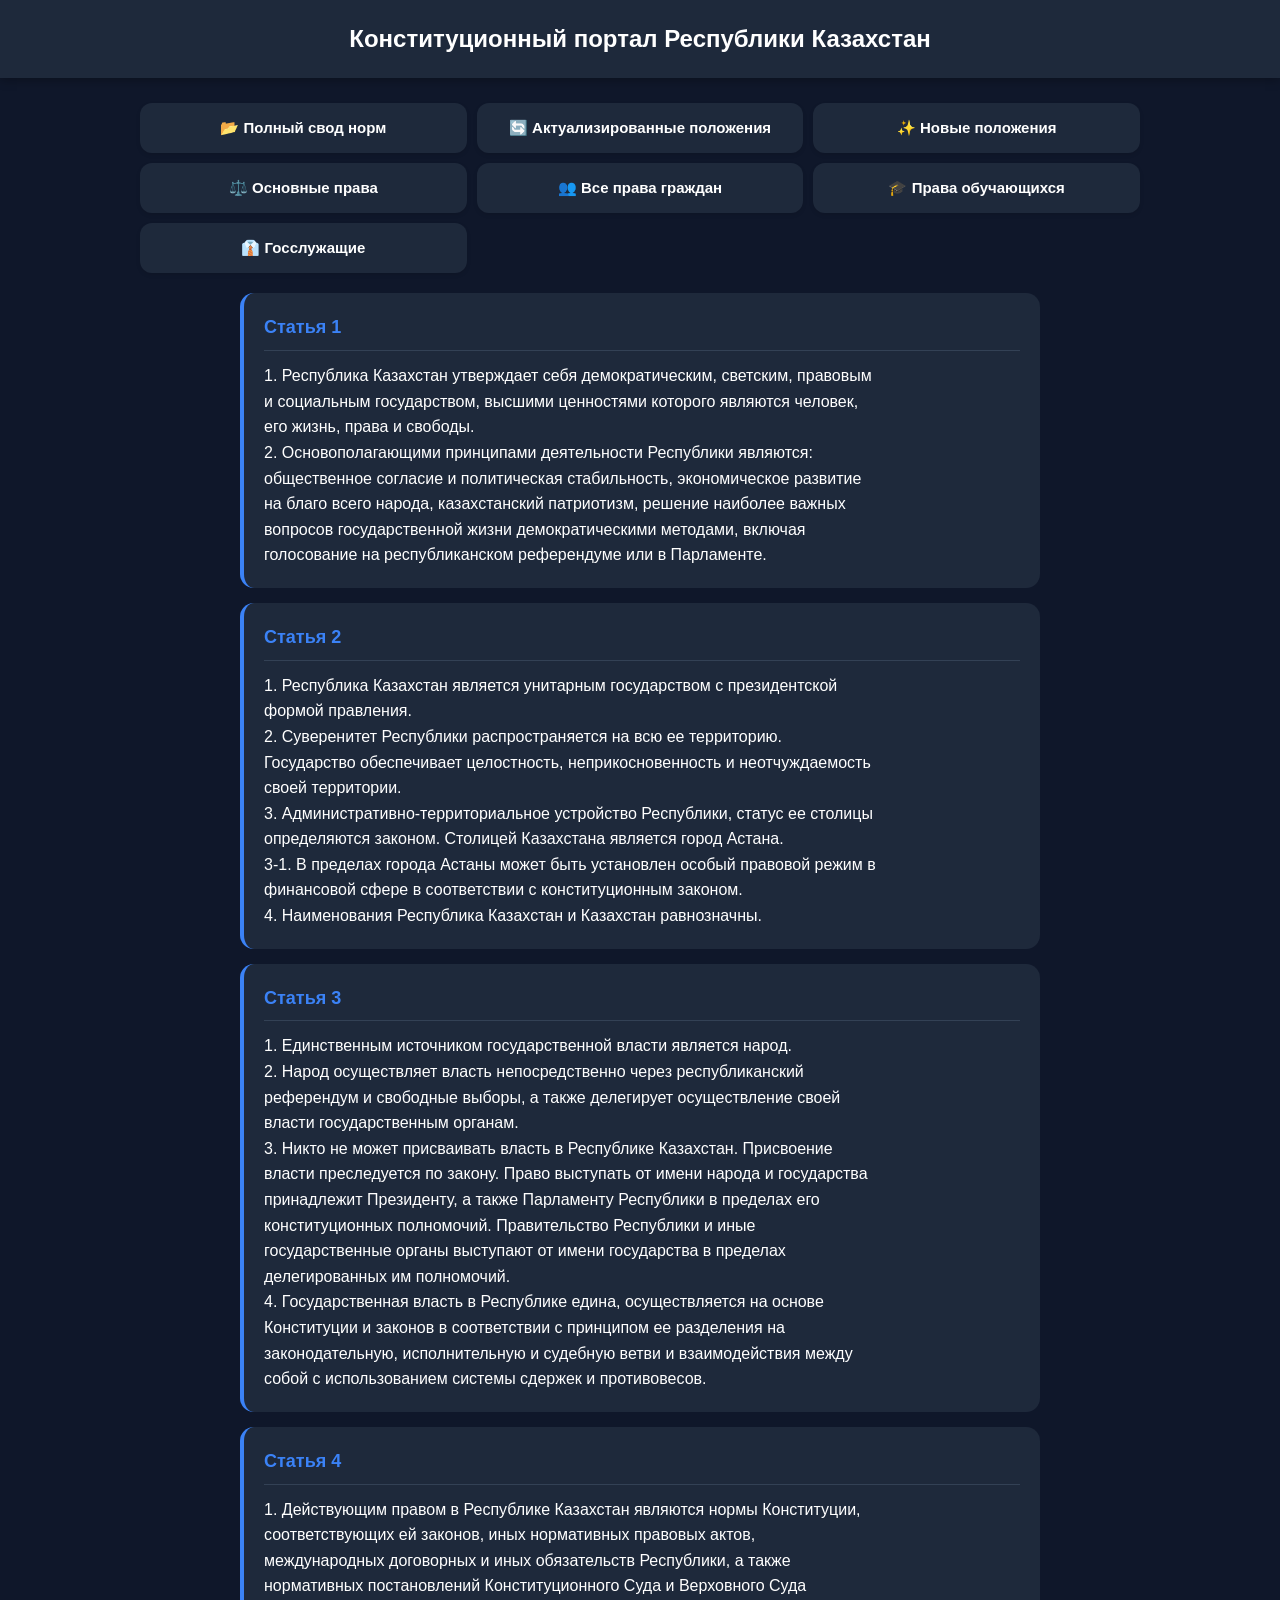
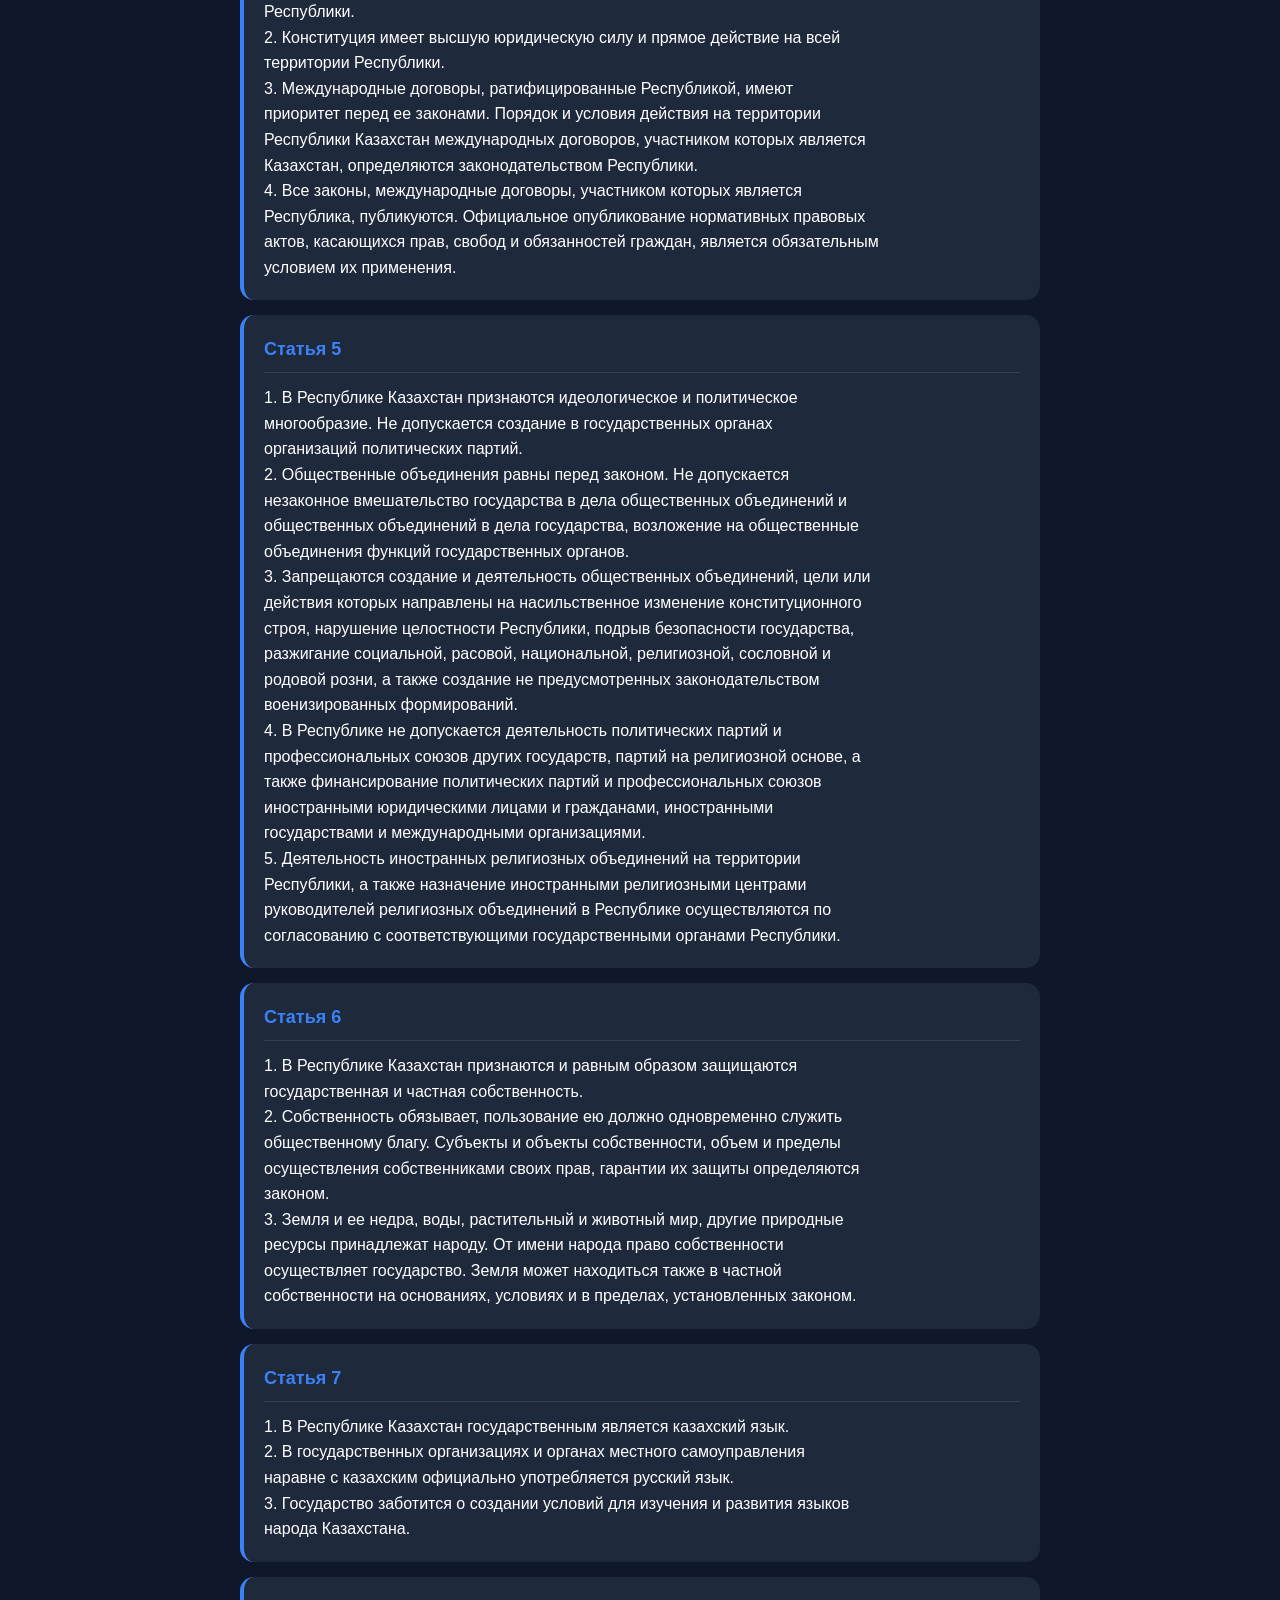
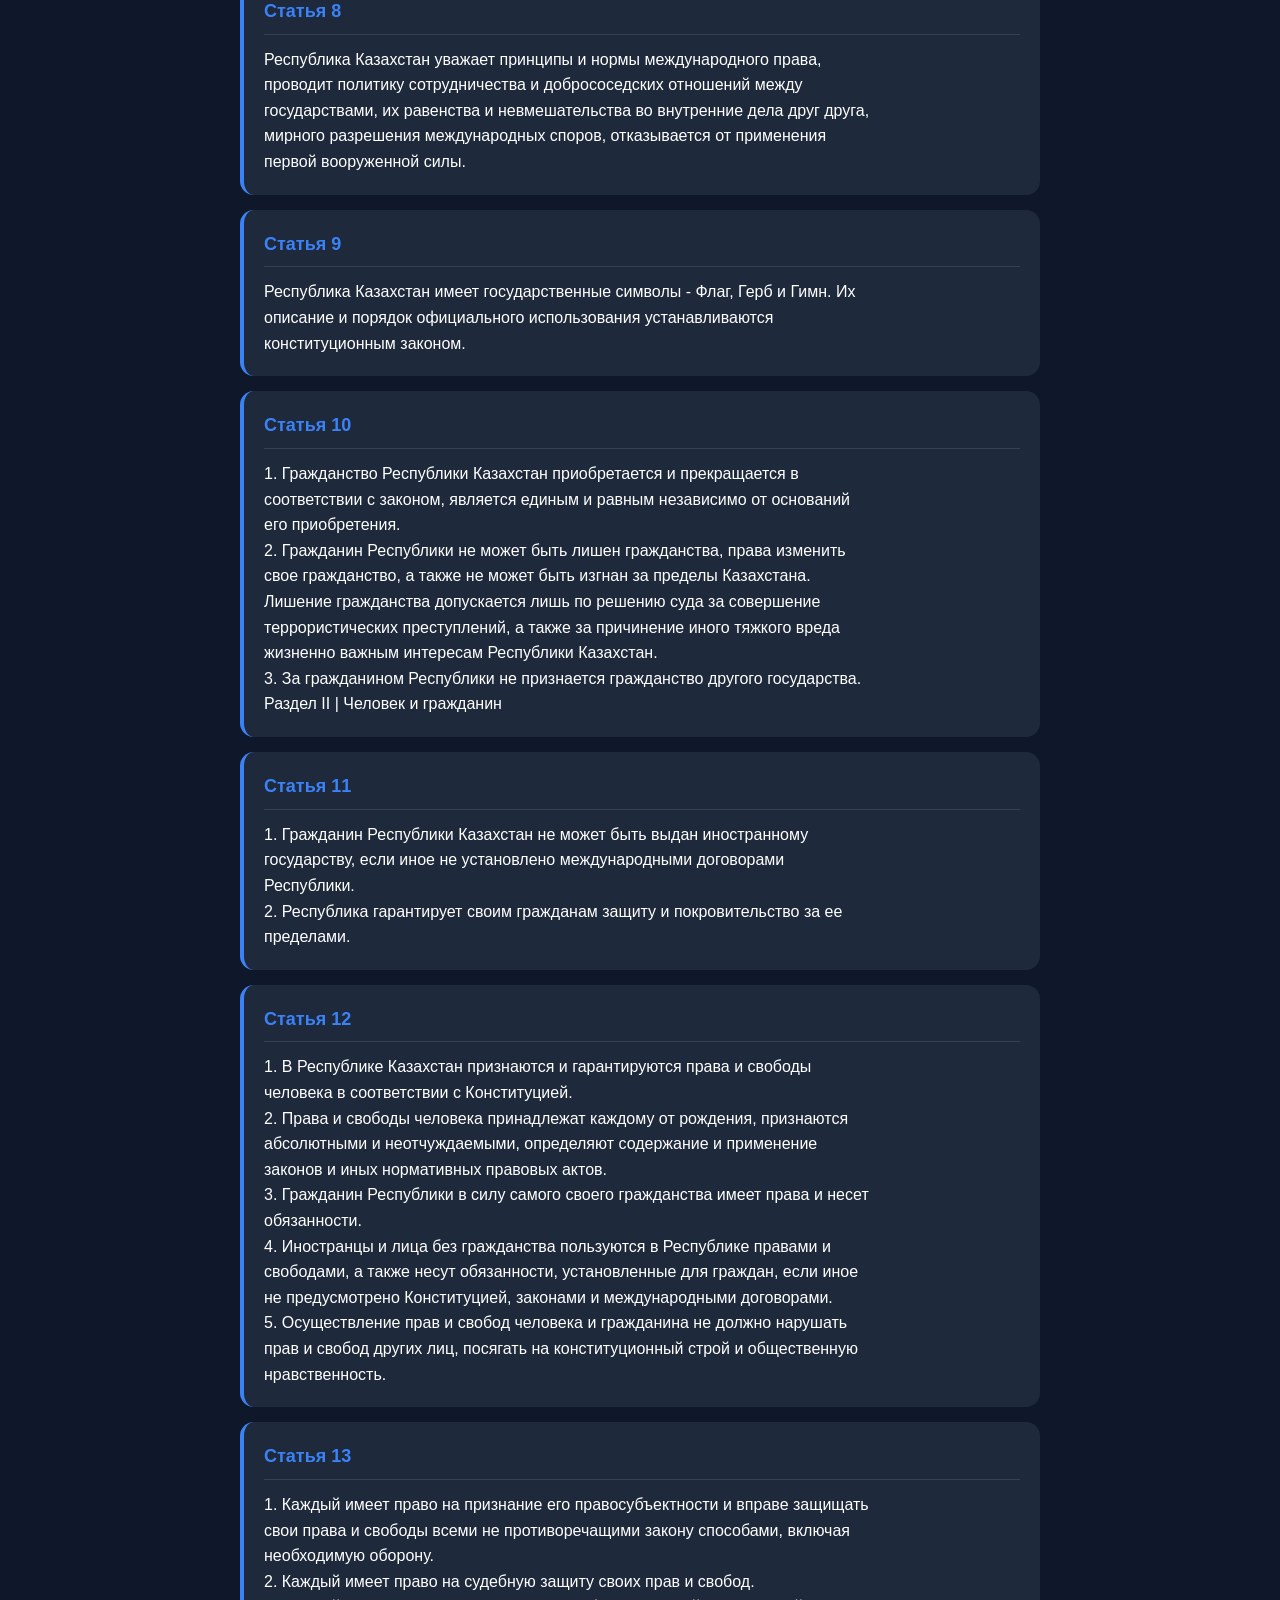
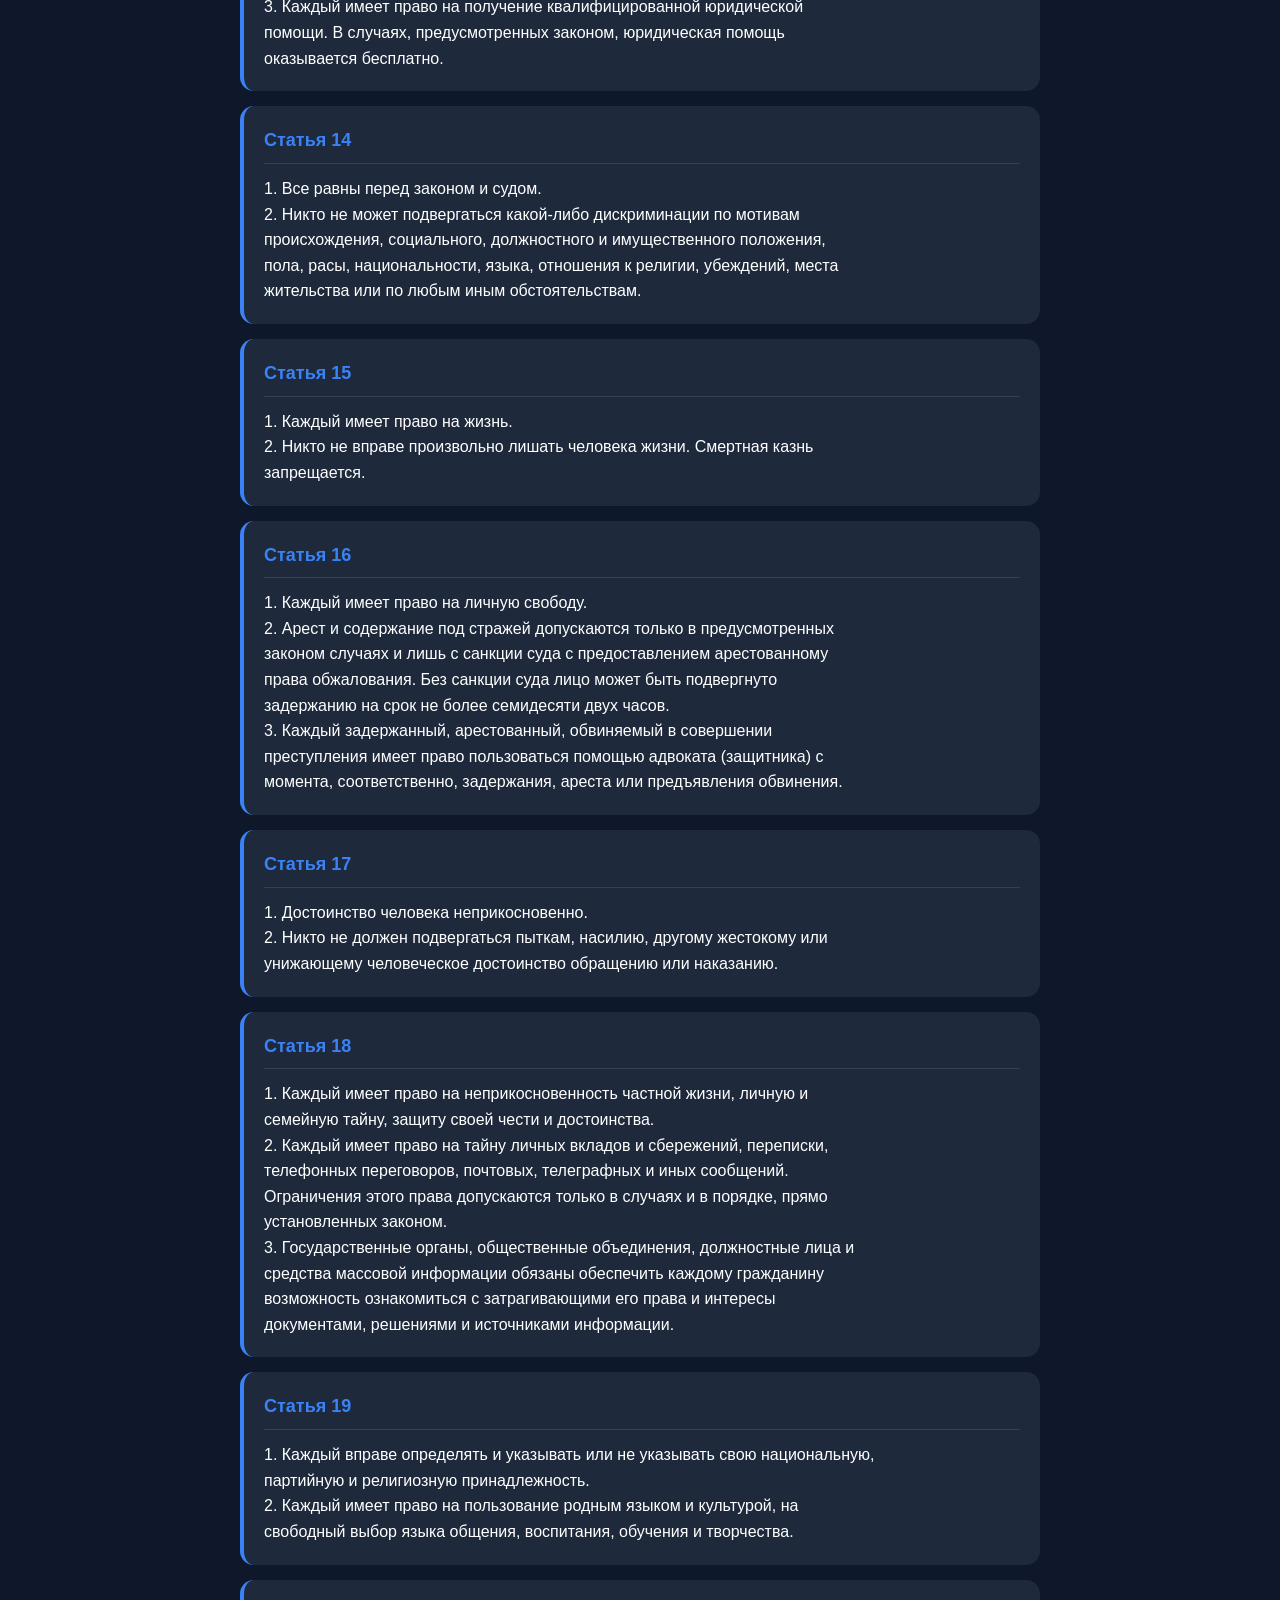
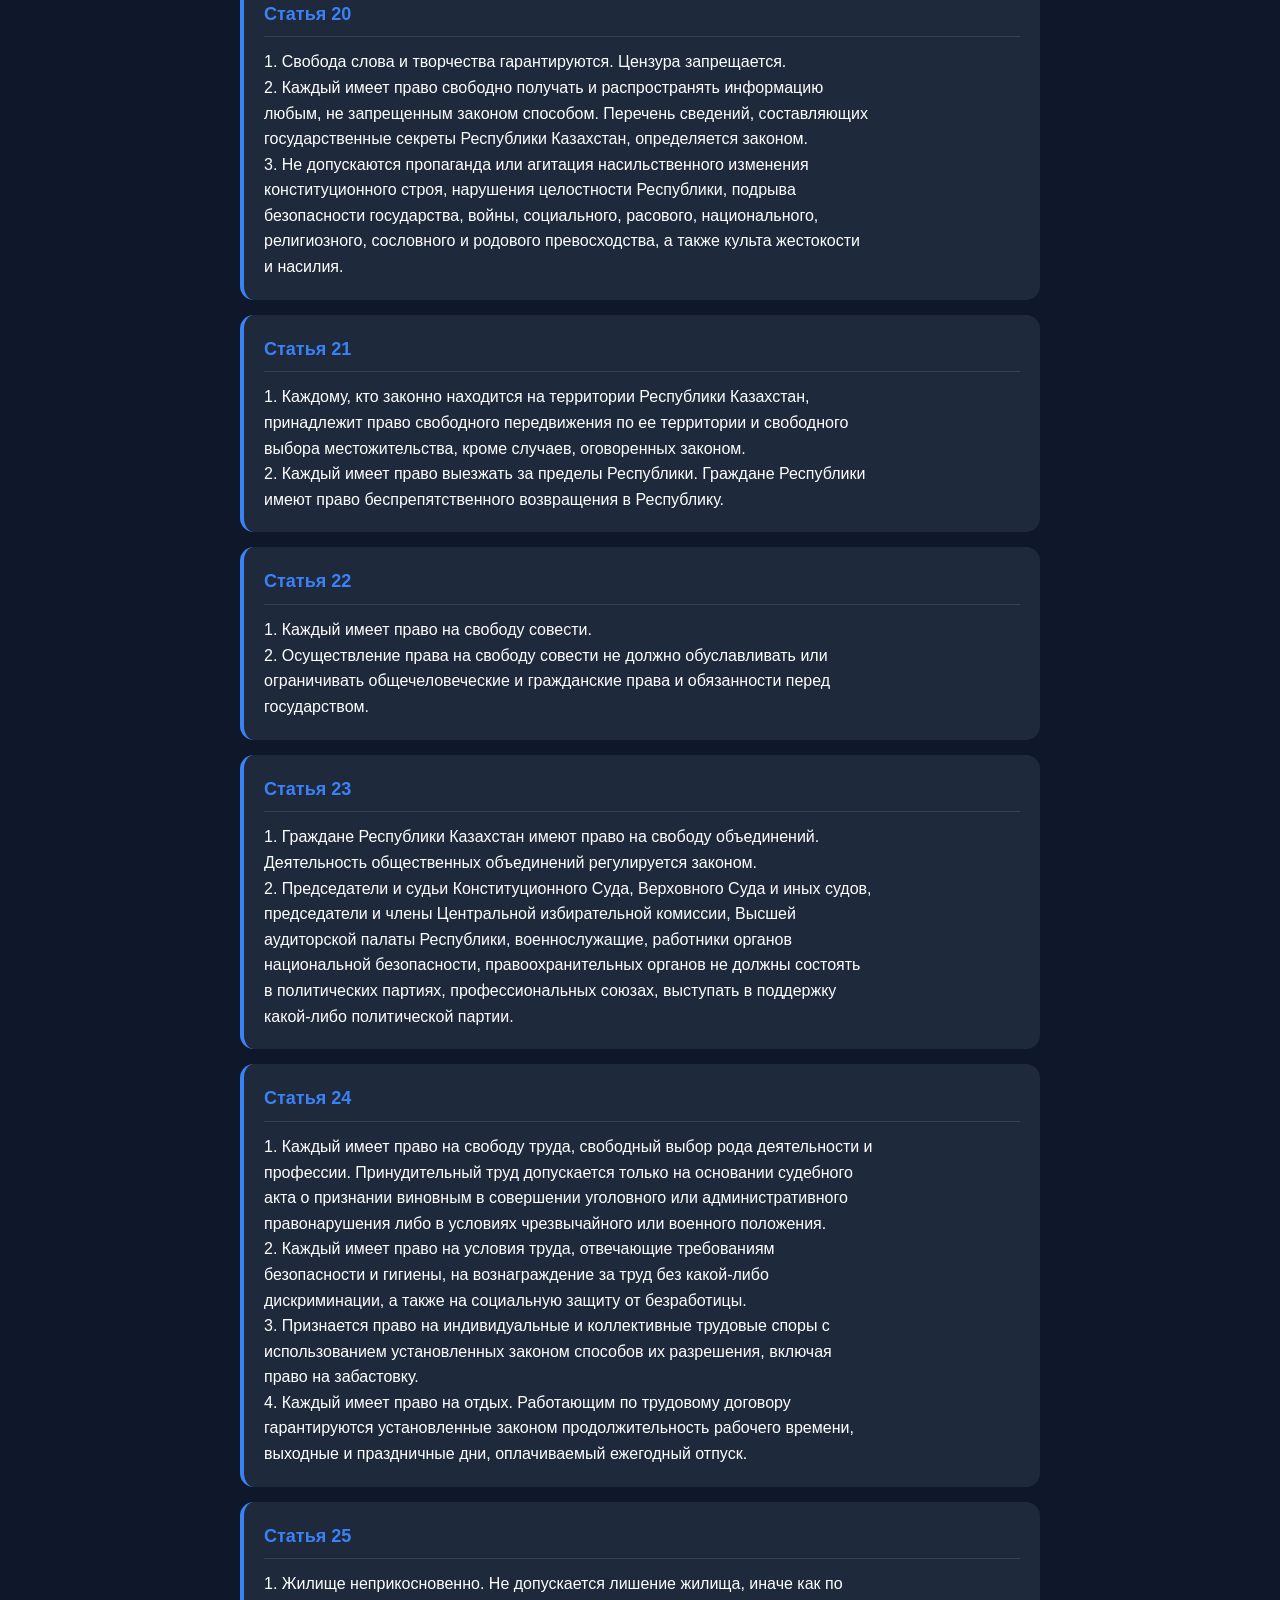
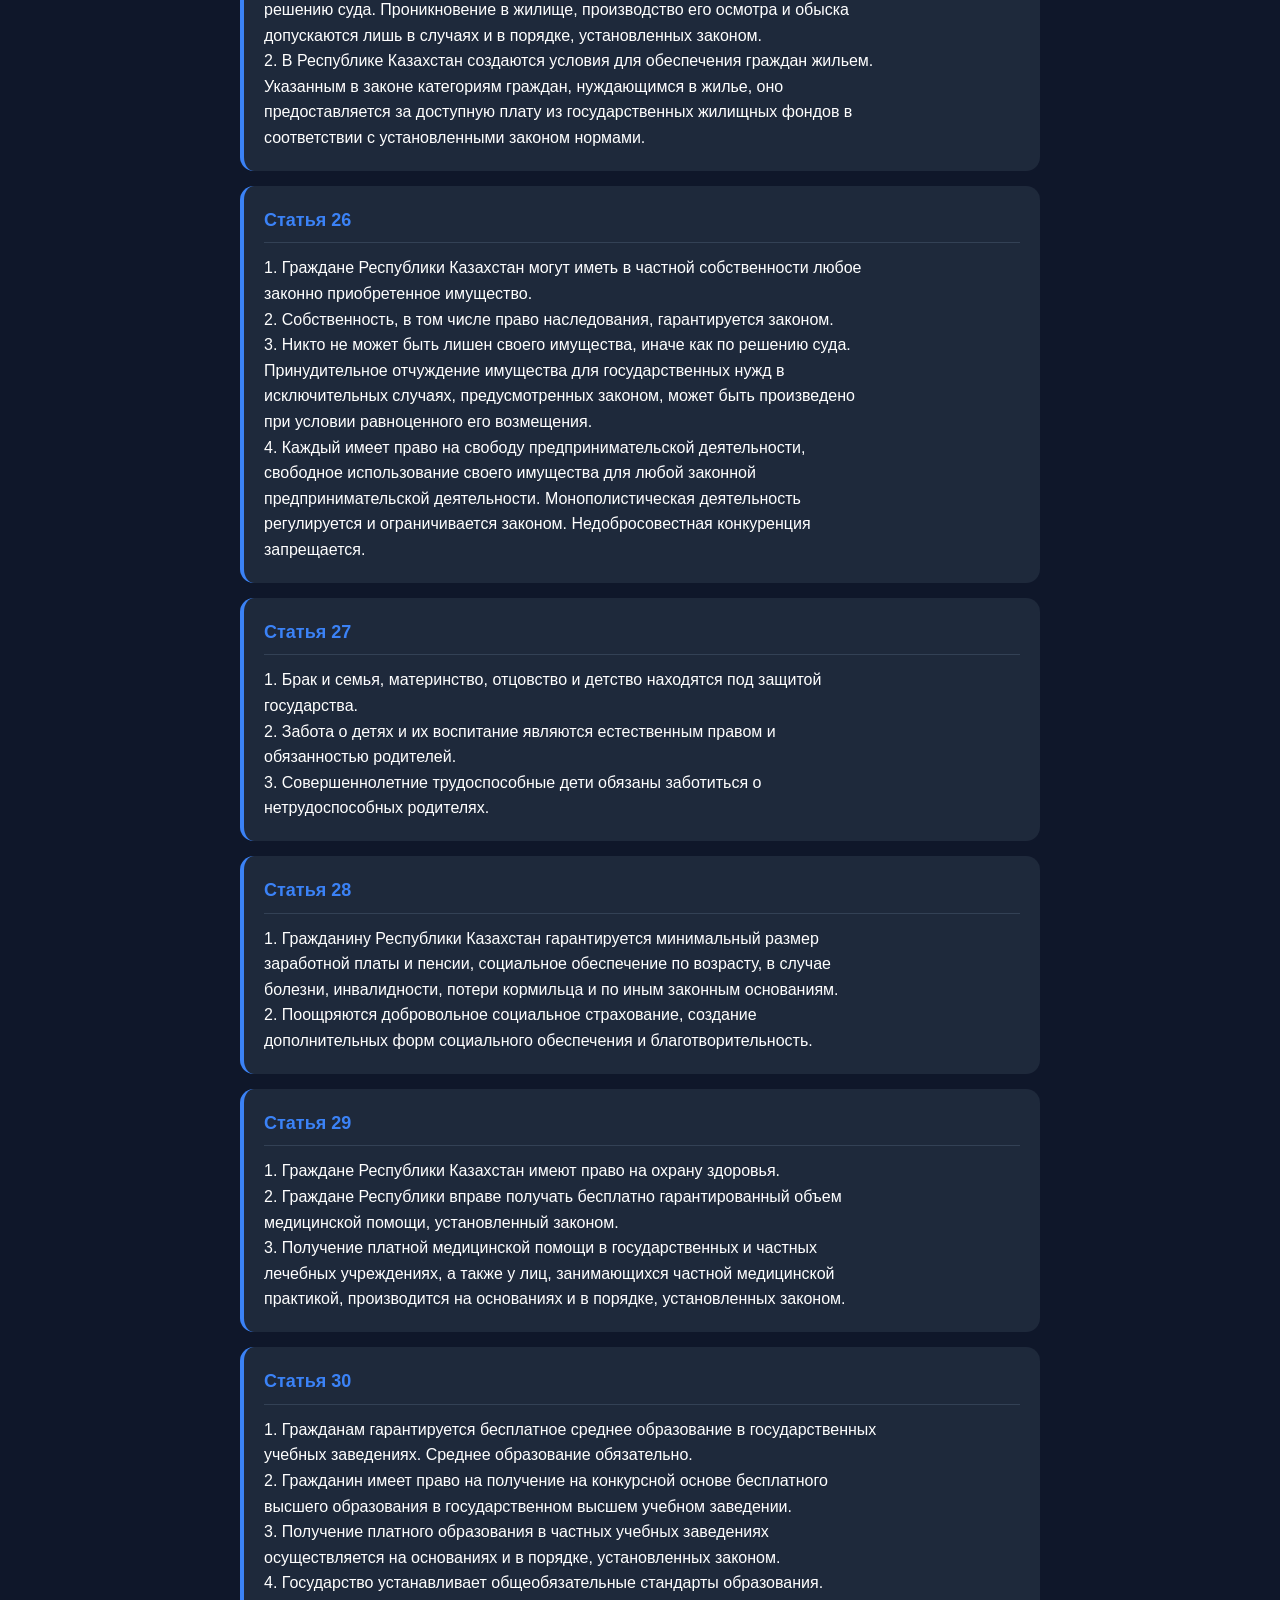
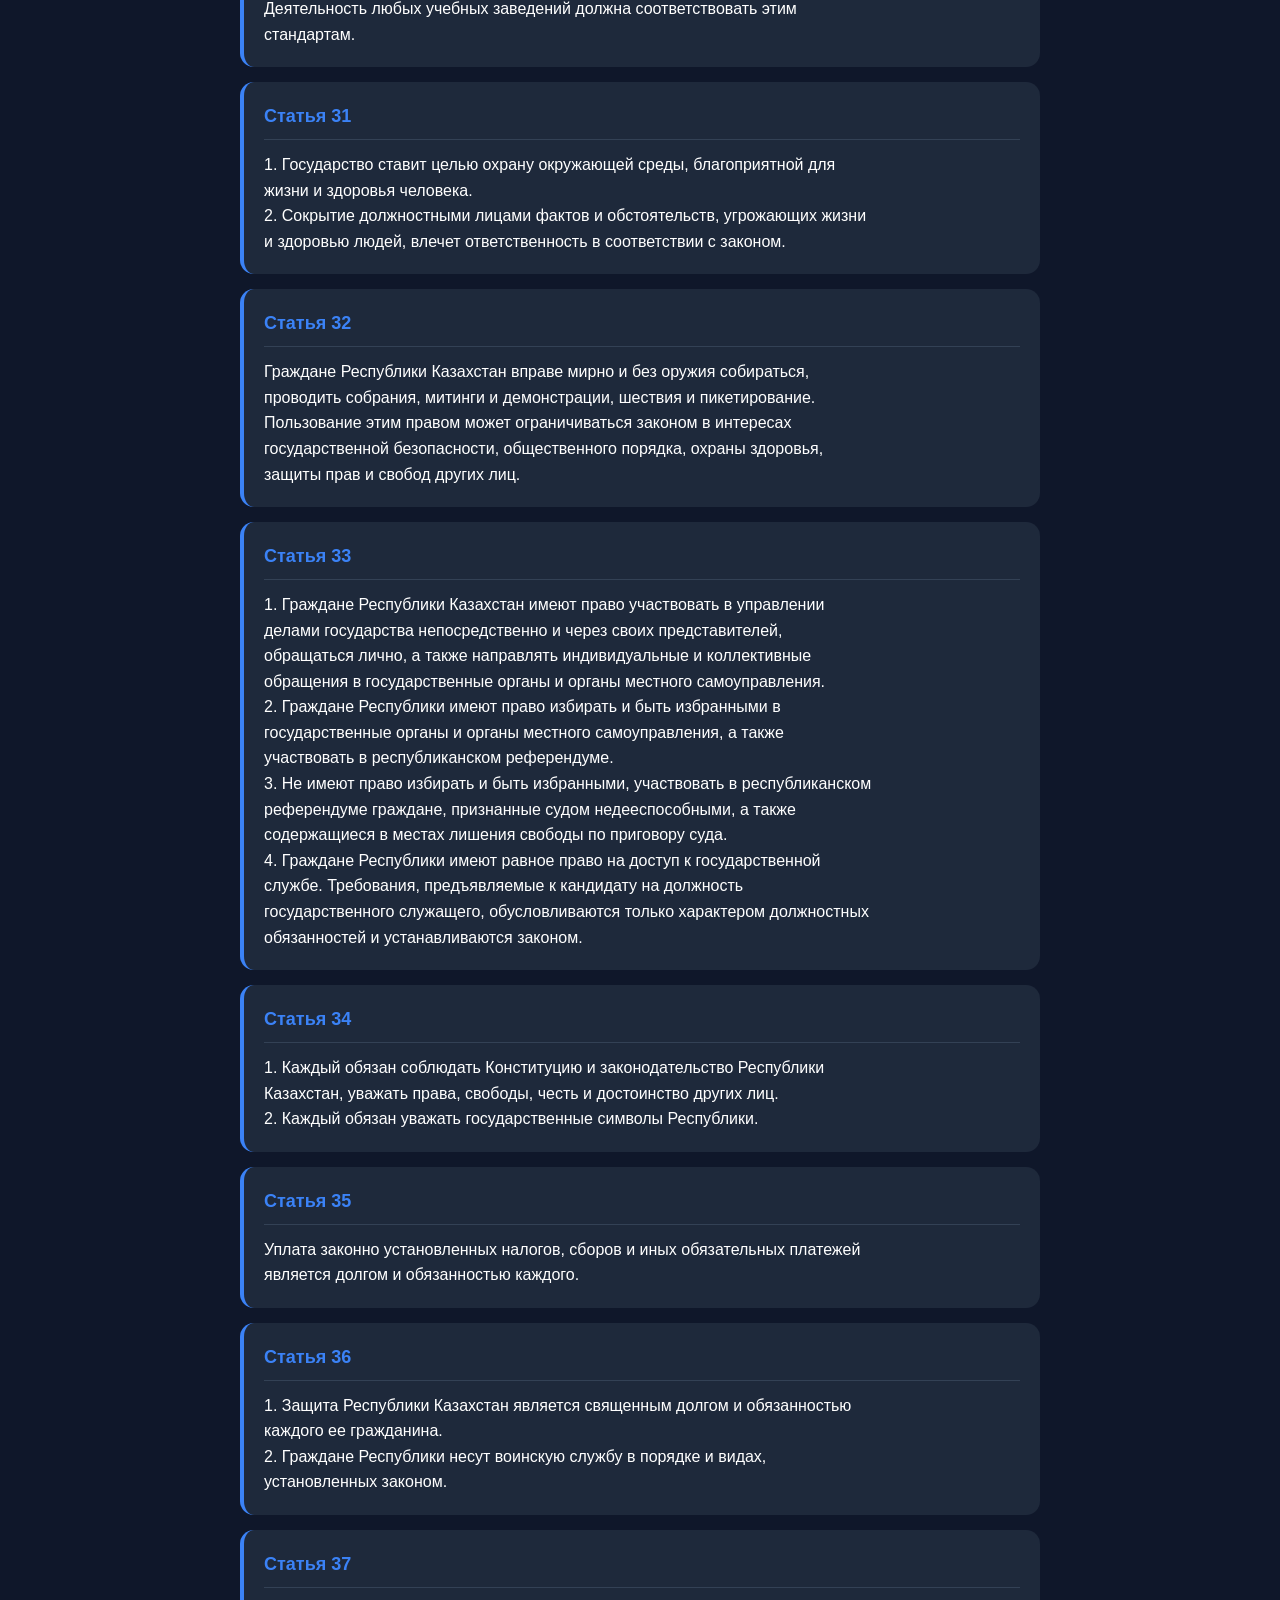
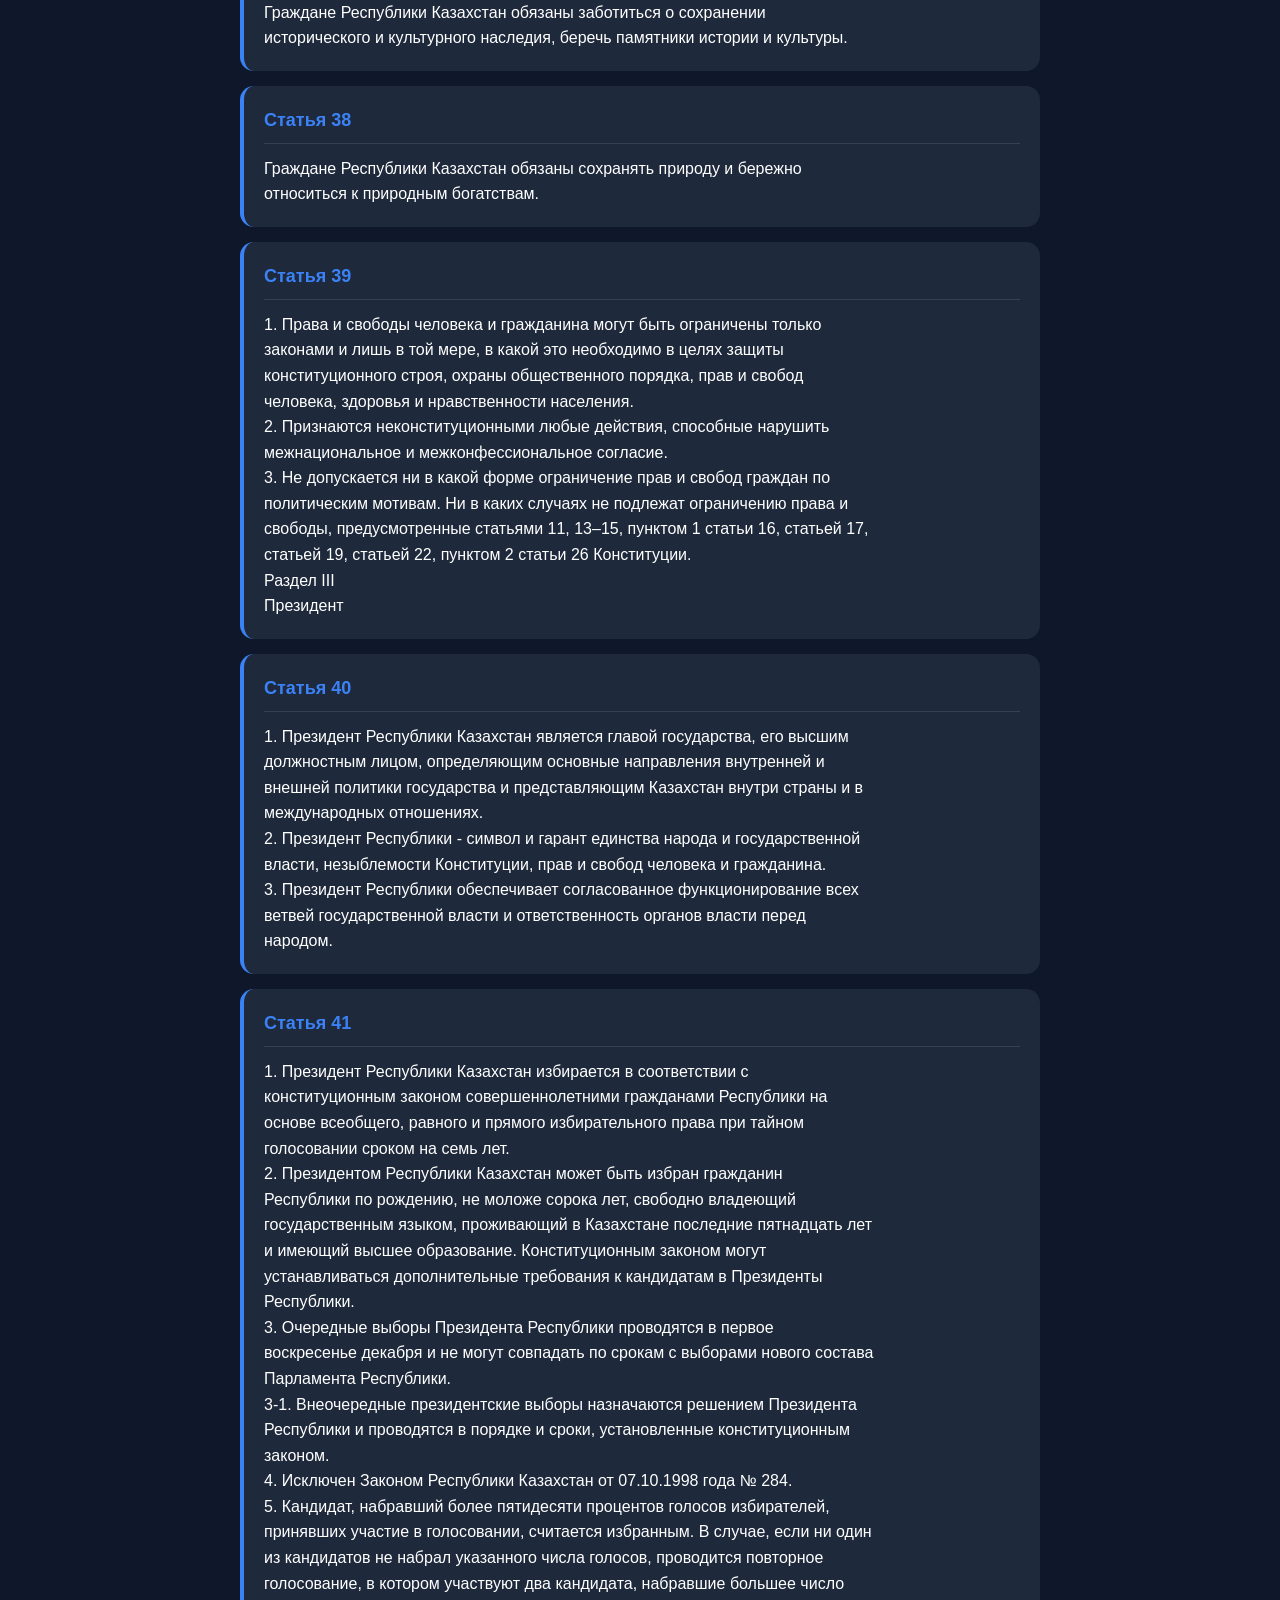
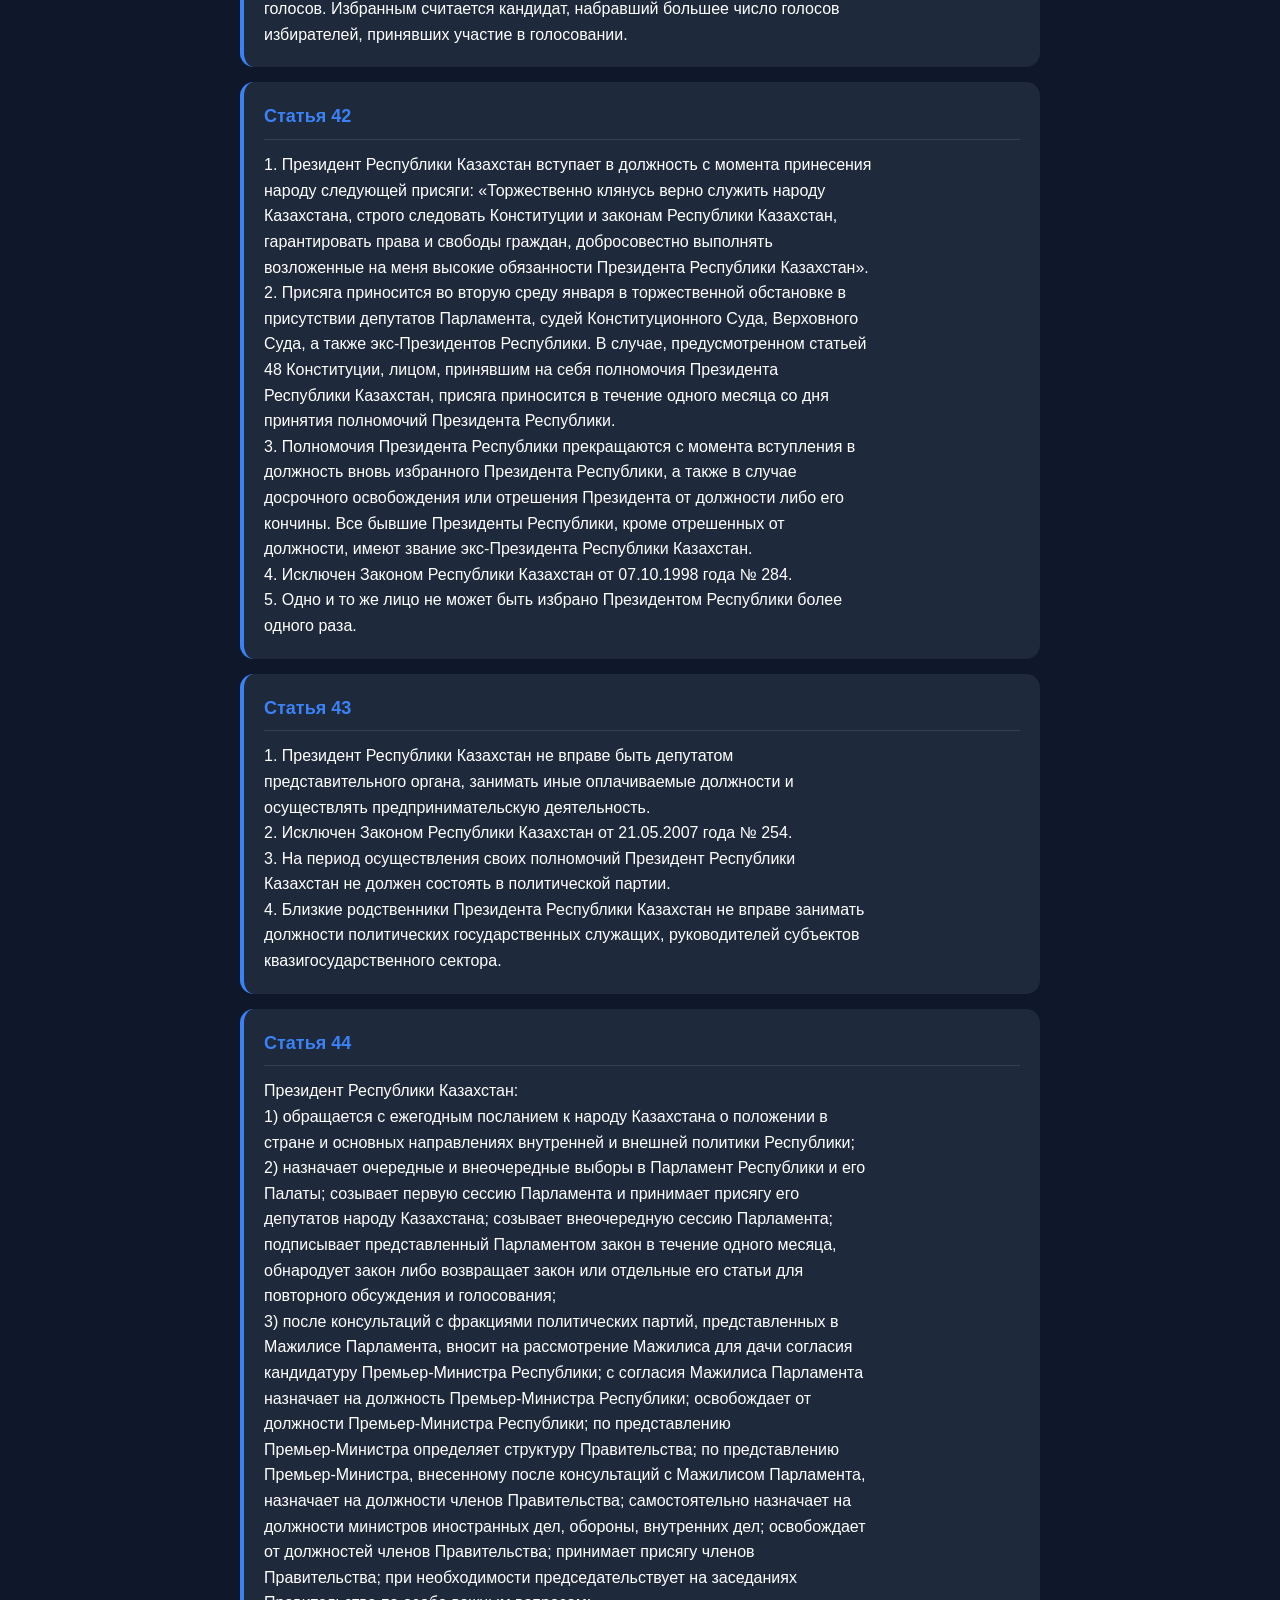
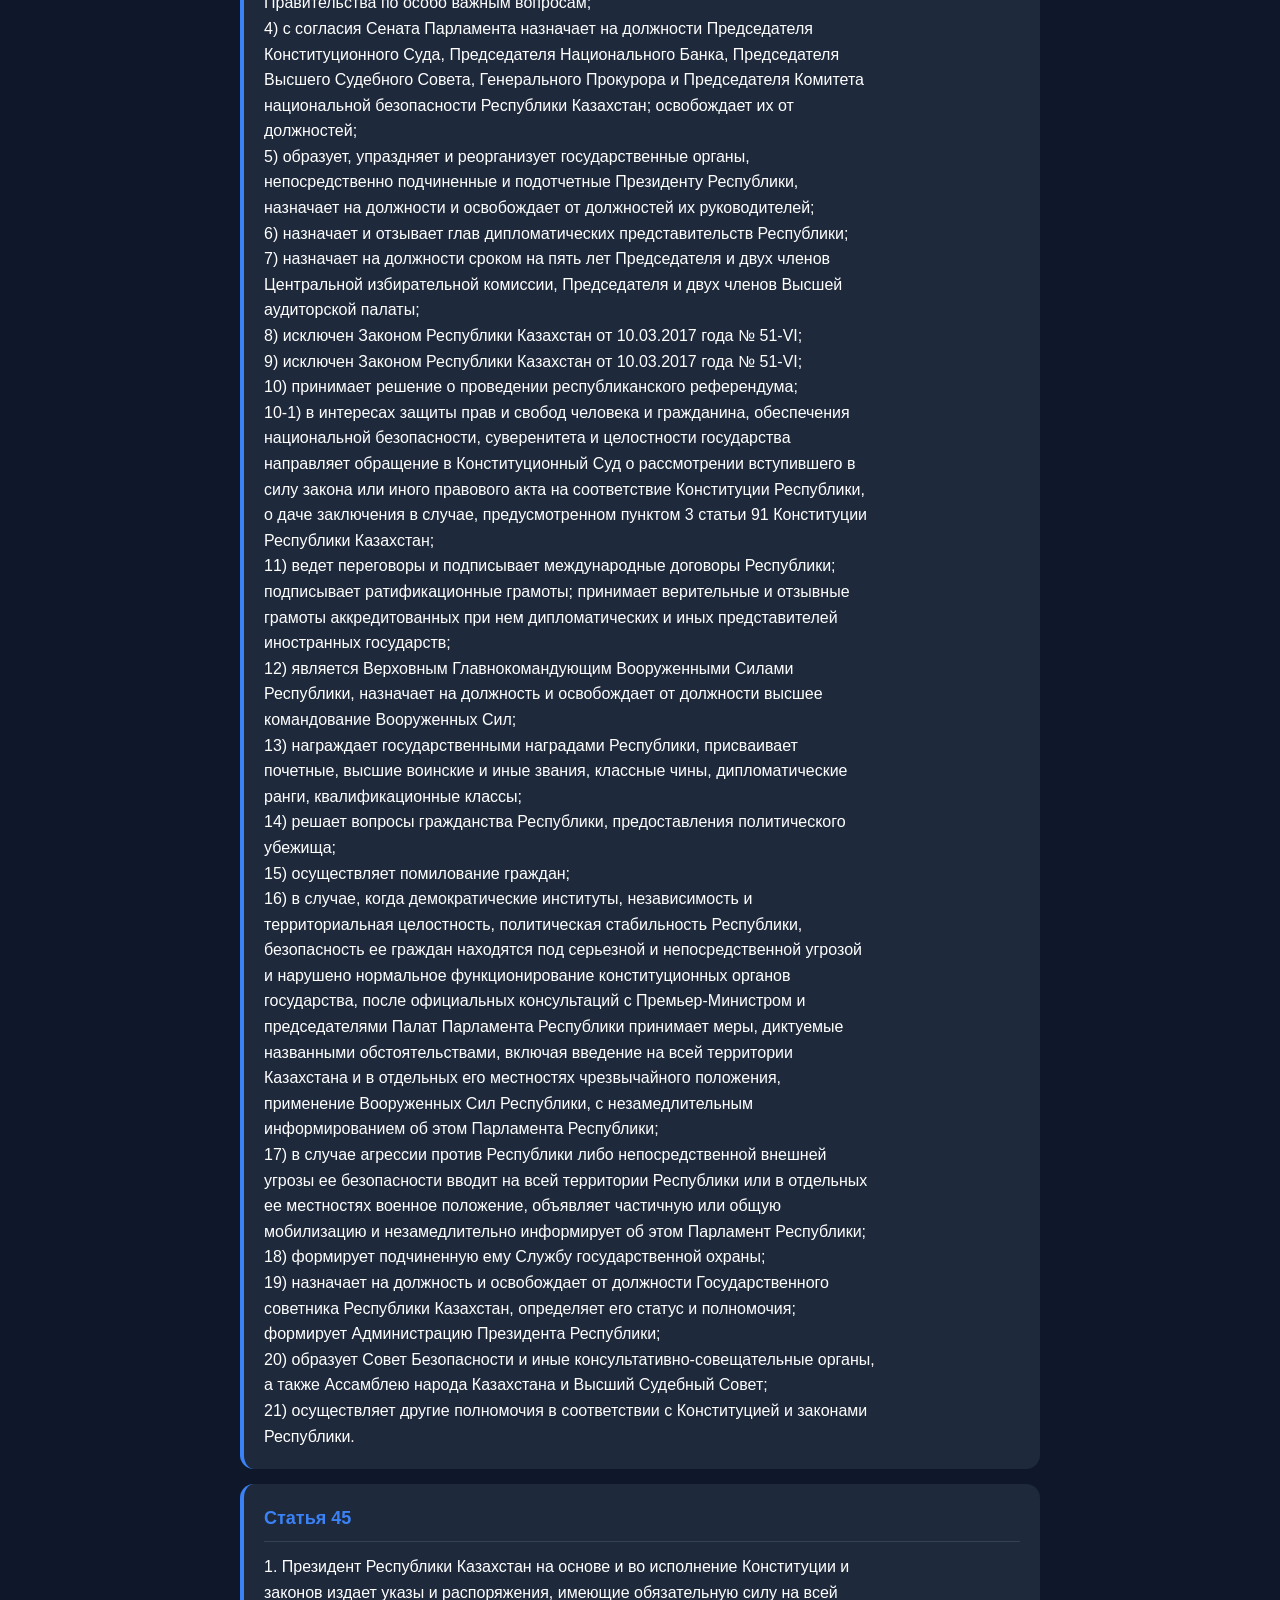
<file: index.html>
<!DOCTYPE html>
<html lang="ru">
<head>
    <meta charset="UTF-8">
    <meta name="viewport" content="width=device-width, initial-scale=1.0">
    <title>Конституционный портал РК</title>
    <link rel="stylesheet" href="main.css">
</head>
<body>

    <header>
        <h1>Конституционный портал Республики Казахстан</h1>
    </header>

    <nav class="menu">
        <button onclick="showAll()">📂 Полный свод норм</button>
        <button onclick="showUpdated()">🔄 Актуализированные положения</button>
        <button onclick="showNew()">✨ Новые положения</button>
        <button onclick="showRights()">⚖️ Основные права</button>
        <button onclick="showCitizens()">👥 Все права граждан</button>
        <button onclick="showStudents()">🎓 Права обучающихся</button>
        <button onclick="showGov()">👔 Госслужащие</button>
    </nav>

    <main id="content"></main>

    <button id="toTop" onclick="scrollTopNow()">↑</button>
    
    <script>
        window.onscroll = function() {
            const btn = document.getElementById("toTop");
            if (document.body.scrollTop > 300 || document.documentElement.scrollTop > 300) {
                btn.style.display = "block";
            } else {
                btn.style.display = "none";
            }
        };

        function scrollTopNow() {
            window.scrollTo({ top: 0, behavior: 'smooth' });
        }
        const FULL_TEXT = `
Раздел I
Статья 1
1. Республика Казахстан утверждает себя демократическим, светским, правовым
и социальным государством, высшими ценностями которого являются человек,
его жизнь, права и свободы.
2. Основополагающими принципами деятельности Республики являются:
общественное согласие и политическая стабильность, экономическое развитие
на благо всего народа, казахстанский патриотизм, решение наиболее важных
вопросов государственной жизни демократическими методами, включая
голосование на республиканском референдуме или в Парламенте.
Статья 2
1. Республика Казахстан является унитарным государством с президентской
формой правления.
2. Суверенитет Республики распространяется на всю ее территорию.
Государство обеспечивает целостность, неприкосновенность и неотчуждаемость
своей территории.
3. Административно-территориальное устройство Республики, статус ее столицы
определяются законом. Столицей Казахстана является город Астана.
3-1. В пределах города Астаны может быть установлен особый правовой режим в
финансовой сфере в соответствии с конституционным законом.
4. Наименования Республика Казахстан и Казахстан равнозначны.
Статья 3
1. Единственным источником государственной власти является народ.
2. Народ осуществляет власть непосредственно через республиканский
референдум и свободные выборы, а также делегирует осуществление своей
власти государственным органам.
3. Никто не может присваивать власть в Республике Казахстан. Присвоение
власти преследуется по закону. Право выступать от имени народа и государства
принадлежит Президенту, а также Парламенту Республики в пределах его
конституционных полномочий. Правительство Республики и иные
государственные органы выступают от имени государства в пределах
делегированных им полномочий.
4. Государственная власть в Республике едина, осуществляется на основе
Конституции и законов в соответствии с принципом ее разделения на
законодательную, исполнительную и судебную ветви и взаимодействия между
собой с использованием системы сдержек и противовесов.
Статья 4
1. Действующим правом в Республике Казахстан являются нормы Конституции,
соответствующих ей законов, иных нормативных правовых актов,
международных договорных и иных обязательств Республики, а также
нормативных постановлений Конституционного Суда и Верховного Суда
Республики.
2. Конституция имеет высшую юридическую силу и прямое действие на всей
территории Республики.
3. Международные договоры, ратифицированные Республикой, имеют
приоритет перед ее законами. Порядок и условия действия на территории
Республики Казахстан международных договоров, участником которых является
Казахстан, определяются законодательством Республики.
4. Все законы, международные договоры, участником которых является
Республика, публикуются. Официальное опубликование нормативных правовых
актов, касающихся прав, свобод и обязанностей граждан, является обязательным
условием их применения.
Статья 5
1. В Республике Казахстан признаются идеологическое и политическое
многообразие. Не допускается создание в государственных органах
организаций политических партий.
2. Общественные объединения равны перед законом. Не допускается
незаконное вмешательство государства в дела общественных объединений и
общественных объединений в дела государства, возложение на общественные
объединения функций государственных органов.
3. Запрещаются создание и деятельность общественных объединений, цели или
действия которых направлены на насильственное изменение конституционного
строя, нарушение целостности Республики, подрыв безопасности государства,
разжигание социальной, расовой, национальной, религиозной, сословной и
родовой розни, а также создание не предусмотренных законодательством
военизированных формирований.
4. В Республике не допускается деятельность политических партий и
профессиональных союзов других государств, партий на религиозной основе, а
также финансирование политических партий и профессиональных союзов
иностранными юридическими лицами и гражданами, иностранными
государствами и международными организациями.
5. Деятельность иностранных религиозных объединений на территории
Республики, а также назначение иностранными религиозными центрами
руководителей религиозных объединений в Республике осуществляются по
согласованию с соответствующими государственными органами Республики.
Статья 6
1. В Республике Казахстан признаются и равным образом защищаются
государственная и частная собственность.
2. Собственность обязывает, пользование ею должно одновременно служить
общественному благу. Субъекты и объекты собственности, объем и пределы
осуществления собственниками своих прав, гарантии их защиты определяются
законом.
3. Земля и ее недра, воды, растительный и животный мир, другие природные
ресурсы принадлежат народу. От имени народа право собственности
осуществляет государство. Земля может находиться также в частной
собственности на основаниях, условиях и в пределах, установленных законом.
Статья 7
1. В Республике Казахстан государственным является казахский язык.
2. В государственных организациях и органах местного самоуправления
наравне с казахским официально употребляется русский язык.
3. Государство заботится о создании условий для изучения и развития языков
народа Казахстана.
Статья 8
Республика Казахстан уважает принципы и нормы международного права,
проводит политику сотрудничества и добрососедских отношений между
государствами, их равенства и невмешательства во внутренние дела друг друга,
мирного разрешения международных споров, отказывается от применения
первой вооруженной силы.
Статья 9
Республика Казахстан имеет государственные символы - Флаг, Герб и Гимн. Их
описание и порядок официального использования устанавливаются
конституционным законом.
Статья 10
1. Гражданство Республики Казахстан приобретается и прекращается в
соответствии с законом, является единым и равным независимо от оснований
его приобретения.
2. Гражданин Республики не может быть лишен гражданства, права изменить
свое гражданство, а также не может быть изгнан за пределы Казахстана.
Лишение гражданства допускается лишь по решению суда за совершение
террористических преступлений, а также за причинение иного тяжкого вреда
жизненно важным интересам Республики Казахстан.
3. За гражданином Республики не признается гражданство другого государства.
Раздел II  |  Человек и гражданин
Статья 11
1. Гражданин Республики Казахстан не может быть выдан иностранному
государству, если иное не установлено международными договорами
Республики.
2. Республика гарантирует своим гражданам защиту и покровительство за ее
пределами.
Статья 12
1. В Республике Казахстан признаются и гарантируются права и свободы
человека в соответствии с Конституцией.
2. Права и свободы человека принадлежат каждому от рождения, признаются
абсолютными и неотчуждаемыми, определяют содержание и применение
законов и иных нормативных правовых актов.
3. Гражданин Республики в силу самого своего гражданства имеет права и несет
обязанности.
4. Иностранцы и лица без гражданства пользуются в Республике правами и
свободами, а также несут обязанности, установленные для граждан, если иное
не предусмотрено Конституцией, законами и международными договорами.
5. Осуществление прав и свобод человека и гражданина не должно нарушать
прав и свобод других лиц, посягать на конституционный строй и общественную
нравственность.
Статья 13
1. Каждый имеет право на признание его правосубъектности и вправе защищать
свои права и свободы всеми не противоречащими закону способами, включая
необходимую оборону.
2. Каждый имеет право на судебную защиту своих прав и свобод.
3. Каждый имеет право на получение квалифицированной юридической
помощи. В случаях, предусмотренных законом, юридическая помощь
оказывается бесплатно.
Статья 14
1. Все равны перед законом и судом.
2. Никто не может подвергаться какой-либо дискриминации по мотивам
происхождения, социального, должностного и имущественного положения,
пола, расы, национальности, языка, отношения к религии, убеждений, места
жительства или по любым иным обстоятельствам.
Статья 15
1. Каждый имеет право на жизнь.
2. Никто не вправе произвольно лишать человека жизни. Смертная казнь
запрещается.
Статья 16
1. Каждый имеет право на личную свободу.
2. Арест и содержание под стражей допускаются только в предусмотренных
законом случаях и лишь с санкции суда с предоставлением арестованному
права обжалования. Без санкции суда лицо может быть подвергнуто
задержанию на срок не более семидесяти двух часов.
3. Каждый задержанный, арестованный, обвиняемый в совершении
преступления имеет право пользоваться помощью адвоката (защитника) с
момента, соответственно, задержания, ареста или предъявления обвинения.
Статья 17
1. Достоинство человека неприкосновенно.
2. Никто не должен подвергаться пыткам, насилию, другому жестокому или
унижающему человеческое достоинство обращению или наказанию.
Статья 18
1. Каждый имеет право на неприкосновенность частной жизни, личную и
семейную тайну, защиту своей чести и достоинства.
2. Каждый имеет право на тайну личных вкладов и сбережений, переписки,
телефонных переговоров, почтовых, телеграфных и иных сообщений.
Ограничения этого права допускаются только в случаях и в порядке, прямо
установленных законом.
3. Государственные органы, общественные объединения, должностные лица и
средства массовой информации обязаны обеспечить каждому гражданину
возможность ознакомиться с затрагивающими его права и интересы
документами, решениями и источниками информации.
Статья 19
1. Каждый вправе определять и указывать или не указывать свою национальную,
партийную и религиозную принадлежность.
2. Каждый имеет право на пользование родным языком и культурой, на
свободный выбор языка общения, воспитания, обучения и творчества.
Статья 20
1. Свобода слова и творчества гарантируются. Цензура запрещается.
2. Каждый имеет право свободно получать и распространять информацию
любым, не запрещенным законом способом. Перечень сведений, составляющих
государственные секреты Республики Казахстан, определяется законом.
3. Не допускаются пропаганда или агитация насильственного изменения
конституционного строя, нарушения целостности Республики, подрыва
безопасности государства, войны, социального, расового, национального,
религиозного, сословного и родового превосходства, а также культа жестокости
и насилия.
Статья 21
1. Каждому, кто законно находится на территории Республики Казахстан,
принадлежит право свободного передвижения по ее территории и свободного
выбора местожительства, кроме случаев, оговоренных законом.
2. Каждый имеет право выезжать за пределы Республики. Граждане Республики
имеют право беспрепятственного возвращения в Республику.
Статья 22
1. Каждый имеет право на свободу совести.
2. Осуществление права на свободу совести не должно обуславливать или
ограничивать общечеловеческие и гражданские права и обязанности перед
государством.
Статья 23
1. Граждане Республики Казахстан имеют право на свободу объединений.
Деятельность общественных объединений регулируется законом.
2. Председатели и судьи Конституционного Суда, Верховного Суда и иных судов,
председатели и члены Центральной избирательной комиссии, Высшей
аудиторской палаты Республики, военнослужащие, работники органов
национальной безопасности, правоохранительных органов не должны состоять
в политических партиях, профессиональных союзах, выступать в поддержку
какой-либо политической партии.
Статья 24
1. Каждый имеет право на свободу труда, свободный выбор рода деятельности и
профессии. Принудительный труд допускается только на основании судебного
акта о признании виновным в совершении уголовного или административного
правонарушения либо в условиях чрезвычайного или военного положения.
2. Каждый имеет право на условия труда, отвечающие требованиям
безопасности и гигиены, на вознаграждение за труд без какой-либо
дискриминации, а также на социальную защиту от безработицы.
3. Признается право на индивидуальные и коллективные трудовые споры с
использованием установленных законом способов их разрешения, включая
право на забастовку.
4. Каждый имеет право на отдых. Работающим по трудовому договору
гарантируются установленные законом продолжительность рабочего времени,
выходные и праздничные дни, оплачиваемый ежегодный отпуск.
Статья 25
1. Жилище неприкосновенно. Не допускается лишение жилища, иначе как по
решению суда. Проникновение в жилище, производство его осмотра и обыска
допускаются лишь в случаях и в порядке, установленных законом.
2. В Республике Казахстан создаются условия для обеспечения граждан жильем.
Указанным в законе категориям граждан, нуждающимся в жилье, оно
предоставляется за доступную плату из государственных жилищных фондов в
соответствии с установленными законом нормами.
Статья 26
1. Граждане Республики Казахстан могут иметь в частной собственности любое
законно приобретенное имущество.
2. Собственность, в том числе право наследования, гарантируется законом.
3. Никто не может быть лишен своего имущества, иначе как по решению суда.
Принудительное отчуждение имущества для государственных нужд в
исключительных случаях, предусмотренных законом, может быть произведено
при условии равноценного его возмещения.
4. Каждый имеет право на свободу предпринимательской деятельности,
свободное использование своего имущества для любой законной
предпринимательской деятельности. Монополистическая деятельность
регулируется и ограничивается законом. Недобросовестная конкуренция
запрещается.
Статья 27
1. Брак и семья, материнство, отцовство и детство находятся под защитой
государства.
2. Забота о детях и их воспитание являются естественным правом и
обязанностью родителей.
3. Совершеннолетние трудоспособные дети обязаны заботиться о
нетрудоспособных родителях.
Статья 28
1. Гражданину Республики Казахстан гарантируется минимальный размер
заработной платы и пенсии, социальное обеспечение по возрасту, в случае
болезни, инвалидности, потери кормильца и по иным законным основаниям.
2. Поощряются добровольное социальное страхование, создание
дополнительных форм социального обеспечения и благотворительность.
Статья 29
1. Граждане Республики Казахстан имеют право на охрану здоровья.
2. Граждане Республики вправе получать бесплатно гарантированный объем
медицинской помощи, установленный законом.
3. Получение платной медицинской помощи в государственных и частных
лечебных учреждениях, а также у лиц, занимающихся частной медицинской
практикой, производится на основаниях и в порядке, установленных законом.
Статья 30
1. Гражданам гарантируется бесплатное среднее образование в государственных
учебных заведениях. Среднее образование обязательно.
2. Гражданин имеет право на получение на конкурсной основе бесплатного
высшего образования в государственном высшем учебном заведении.
3. Получение платного образования в частных учебных заведениях
осуществляется на основаниях и в порядке, установленных законом.
4. Государство устанавливает общеобязательные стандарты образования.
Деятельность любых учебных заведений должна соответствовать этим
стандартам.
Статья 31
1. Государство ставит целью охрану окружающей среды, благоприятной для
жизни и здоровья человека.
2. Сокрытие должностными лицами фактов и обстоятельств, угрожающих жизни
и здоровью людей, влечет ответственность в соответствии с законом.
Статья 32
Граждане Республики Казахстан вправе мирно и без оружия собираться,
проводить собрания, митинги и демонстрации, шествия и пикетирование.
Пользование этим правом может ограничиваться законом в интересах
государственной безопасности, общественного порядка, охраны здоровья,
защиты прав и свобод других лиц.
Статья 33
1. Граждане Республики Казахстан имеют право участвовать в управлении
делами государства непосредственно и через своих представителей,
обращаться лично, а также направлять индивидуальные и коллективные
обращения в государственные органы и органы местного самоуправления.
2. Граждане Республики имеют право избирать и быть избранными в
государственные органы и органы местного самоуправления, а также
участвовать в республиканском референдуме.
3. Не имеют право избирать и быть избранными, участвовать в республиканском
референдуме граждане, признанные судом недееспособными, а также
содержащиеся в местах лишения свободы по приговору суда.
4. Граждане Республики имеют равное право на доступ к государственной
службе. Требования, предъявляемые к кандидату на должность
государственного служащего, обусловливаются только характером должностных
обязанностей и устанавливаются законом.
Статья 34
1. Каждый обязан соблюдать Конституцию и законодательство Республики
Казахстан, уважать права, свободы, честь и достоинство других лиц.
2. Каждый обязан уважать государственные символы Республики.
Статья 35
Уплата законно установленных налогов, сборов и иных обязательных платежей
является долгом и обязанностью каждого.
Статья 36
1. Защита Республики Казахстан является священным долгом и обязанностью
каждого ее гражданина.
2. Граждане Республики несут воинскую службу в порядке и видах,
установленных законом.
Статья 37
Граждане Республики Казахстан обязаны заботиться о сохранении
исторического и культурного наследия, беречь памятники истории и культуры.
Статья 38
Граждане Республики Казахстан обязаны сохранять природу и бережно
относиться к природным богатствам.
Статья 39
1. Права и свободы человека и гражданина могут быть ограничены только
законами и лишь в той мере, в какой это необходимо в целях защиты
конституционного строя, охраны общественного порядка, прав и свобод
человека, здоровья и нравственности населения.
2. Признаются неконституционными любые действия, способные нарушить
межнациональное и межконфессиональное согласие.
3. Не допускается ни в какой форме ограничение прав и свобод граждан по
политическим мотивам. Ни в каких случаях не подлежат ограничению права и
свободы, предусмотренные статьями 11, 13–15, пунктом 1 статьи 16, статьей 17,
статьей 19, статьей 22, пунктом 2 статьи 26 Конституции.
Раздел III
Президент
Статья 40
1. Президент Республики Казахстан является главой государства, его высшим
должностным лицом, определяющим основные направления внутренней и
внешней политики государства и представляющим Казахстан внутри страны и в
международных отношениях.
2. Президент Республики - символ и гарант единства народа и государственной
власти, незыблемости Конституции, прав и свобод человека и гражданина.
3. Президент Республики обеспечивает согласованное функционирование всех
ветвей государственной власти и ответственность органов власти перед
народом.
Статья 41
1. Президент Республики Казахстан избирается в соответствии с
конституционным законом совершеннолетними гражданами Республики на
основе всеобщего, равного и прямого избирательного права при тайном
голосовании сроком на семь лет.
2. Президентом Республики Казахстан может быть избран гражданин
Республики по рождению, не моложе сорока лет, свободно владеющий
государственным языком, проживающий в Казахстане последние пятнадцать лет
и имеющий высшее образование. Конституционным законом могут
устанавливаться дополнительные требования к кандидатам в Президенты
Республики.
3. Очередные выборы Президента Республики проводятся в первое
воскресенье декабря и не могут совпадать по срокам с выборами нового состава
Парламента Республики.
3-1. Внеочередные президентские выборы назначаются решением Президента
Республики и проводятся в порядке и сроки, установленные конституционным
законом.
4. Исключен Законом Республики Казахстан от 07.10.1998 года № 284.
5. Кандидат, набравший более пятидесяти процентов голосов избирателей,
принявших участие в голосовании, считается избранным. В случае, если ни один
из кандидатов не набрал указанного числа голосов, проводится повторное
голосование, в котором участвуют два кандидата, набравшие большее число
голосов. Избранным считается кандидат, набравший большее число голосов
избирателей, принявших участие в голосовании.
Статья 42
1. Президент Республики Казахстан вступает в должность с момента принесения
народу следующей присяги: «Торжественно клянусь верно служить народу
Казахстана, строго следовать Конституции и законам Республики Казахстан,
гарантировать права и свободы граждан, добросовестно выполнять
возложенные на меня высокие обязанности Президента Республики Казахстан».
2. Присяга приносится во вторую среду января в торжественной обстановке в
присутствии депутатов Парламента, судей Конституционного Суда, Верховного
Суда, а также экс-Президентов Республики. В случае, предусмотренном статьей
48 Конституции, лицом, принявшим на себя полномочия Президента
Республики Казахстан, присяга приносится в течение одного месяца со дня
принятия полномочий Президента Республики.
3. Полномочия Президента Республики прекращаются с момента вступления в
должность вновь избранного Президента Республики, а также в случае
досрочного освобождения или отрешения Президента от должности либо его
кончины. Все бывшие Президенты Республики, кроме отрешенных от
должности, имеют звание экс-Президента Республики Казахстан.
4. Исключен Законом Республики Казахстан от 07.10.1998 года № 284.
5. Одно и то же лицо не может быть избрано Президентом Республики более
одного раза.
Статья 43
1. Президент Республики Казахстан не вправе быть депутатом
представительного органа, занимать иные оплачиваемые должности и
осуществлять предпринимательскую деятельность.
2. Исключен Законом Республики Казахстан от 21.05.2007 года № 254.
3. На период осуществления своих полномочий Президент Республики
Казахстан не должен состоять в политической партии.
4. Близкие родственники Президента Республики Казахстан не вправе занимать
должности политических государственных служащих, руководителей субъектов
квазигосударственного сектора.
Статья 44
Президент Республики Казахстан:
1) обращается с ежегодным посланием к народу Казахстана о положении в
стране и основных направлениях внутренней и внешней политики Республики;
2) назначает очередные и внеочередные выборы в Парламент Республики и его
Палаты; созывает первую сессию Парламента и принимает присягу его
депутатов народу Казахстана; созывает внеочередную сессию Парламента;
подписывает представленный Парламентом закон в течение одного месяца,
обнародует закон либо возвращает закон или отдельные его статьи для
повторного обсуждения и голосования;
3) после консультаций с фракциями политических партий, представленных в
Мажилисе Парламента, вносит на рассмотрение Мажилиса для дачи согласия
кандидатуру Премьер-Министра Республики; с согласия Мажилиса Парламента
назначает на должность Премьер-Министра Республики; освобождает от
должности Премьер-Министра Республики; по представлению
Премьер-Министра определяет структуру Правительства; по представлению
Премьер-Министра, внесенному после консультаций с Мажилисом Парламента,
назначает на должности членов Правительства; самостоятельно назначает на
должности министров иностранных дел, обороны, внутренних дел; освобождает
от должностей членов Правительства; принимает присягу членов
Правительства; при необходимости председательствует на заседаниях
Правительства по особо важным вопросам;
4) с согласия Сената Парламента назначает на должности Председателя
Конституционного Суда, Председателя Национального Банка, Председателя
Высшего Судебного Совета, Генерального Прокурора и Председателя Комитета
национальной безопасности Республики Казахстан; освобождает их от
должностей;
5) образует, упраздняет и реорганизует государственные органы,
непосредственно подчиненные и подотчетные Президенту Республики,
назначает на должности и освобождает от должностей их руководителей;
6) назначает и отзывает глав дипломатических представительств Республики;
7) назначает на должности сроком на пять лет Председателя и двух членов
Центральной избирательной комиссии, Председателя и двух членов Высшей
аудиторской палаты;
8) исключен Законом Республики Казахстан от 10.03.2017 года № 51-VI;
9) исключен Законом Республики Казахстан от 10.03.2017 года № 51-VI;
10) принимает решение о проведении республиканского референдума;
10-1) в интересах защиты прав и свобод человека и гражданина, обеспечения
национальной безопасности, суверенитета и целостности государства
направляет обращение в Конституционный Суд о рассмотрении вступившего в
силу закона или иного правового акта на соответствие Конституции Республики,
о даче заключения в случае, предусмотренном пунктом 3 статьи 91 Конституции
Республики Казахстан;
11) ведет переговоры и подписывает международные договоры Республики;
подписывает ратификационные грамоты; принимает верительные и отзывные
грамоты аккредитованных при нем дипломатических и иных представителей
иностранных государств;
12) является Верховным Главнокомандующим Вооруженными Силами
Республики, назначает на должность и освобождает от должности высшее
командование Вооруженных Сил;
13) награждает государственными наградами Республики, присваивает
почетные, высшие воинские и иные звания, классные чины, дипломатические
ранги, квалификационные классы;
14) решает вопросы гражданства Республики, предоставления политического
убежища;
15) осуществляет помилование граждан;
16) в случае, когда демократические институты, независимость и
территориальная целостность, политическая стабильность Республики,
безопасность ее граждан находятся под серьезной и непосредственной угрозой
и нарушено нормальное функционирование конституционных органов
государства, после официальных консультаций с Премьер-Министром и
председателями Палат Парламента Республики принимает меры, диктуемые
названными обстоятельствами, включая введение на всей территории
Казахстана и в отдельных его местностях чрезвычайного положения,
применение Вооруженных Сил Республики, с незамедлительным
информированием об этом Парламента Республики;
17) в случае агрессии против Республики либо непосредственной внешней
угрозы ее безопасности вводит на всей территории Республики или в отдельных
ее местностях военное положение, объявляет частичную или общую
мобилизацию и незамедлительно информирует об этом Парламент Республики;
18) формирует подчиненную ему Службу государственной охраны;
19) назначает на должность и освобождает от должности Государственного
советника Республики Казахстан, определяет его статус и полномочия;
формирует Администрацию Президента Республики;
20) образует Совет Безопасности и иные консультативно-совещательные органы,
а также Ассамблею народа Казахстана и Высший Судебный Совет;
21) осуществляет другие полномочия в соответствии с Конституцией и законами
Республики.
Статья 45
1. Президент Республики Казахстан на основе и во исполнение Конституции и
законов издает указы и распоряжения, имеющие обязательную силу на всей
территории Республики.
2. Исключен Законом Республики Казахстан от 10.03.2017 года № 51-VI.
3. Акты Парламента, подписываемые Президентом Республики, а также акты
Президента, издаваемые по инициативе Правительства, предварительно
скрепляются соответственно подписью Председателя каждой из Палат
Парламента либо Премьер-Министра, на которых возлагается юридическая
ответственность за законность данных актов.
Статья 46
1. Президент Республики Казахстан, его честь и достоинство неприкосновенны.
2. Обеспечение, обслуживание и охрана Президента Республики и его семьи
осуществляются за счет государства.
3. Положения настоящей статьи распространяются на экс-Президентов
Республики.
4. Исключен Законом Республики Казахстан от 08.06.2022 года.
Статья 47
1. Президент Республики Казахстан может быть досрочно освобожден от
должности при устойчивой неспособности осуществлять свои обязанности по
болезни. В этом случае Парламент образует комиссию, состоящую из равного от
каждой Палаты числа депутатов и специалистов в соответствующих областях
медицины. Решение о досрочном освобождении принимается на совместном
заседании Палат Парламента большинством не менее трех четвертей от общего
числа депутатов каждой из Палат на основании заключения комиссии и
заключения Конституционного Суда о соблюдении установленных
конституционных процедур.
2. Президент Республики несет ответственность за действия, совершенные при
исполнении своих обязанностей, только в случае государственной измены и
может быть за это отрешен от должности Парламентом. Решение о выдвижении
обвинения и его расследовании может быть принято большинством от общего
числа депутатов Мажилиса по инициативе не менее чем одной трети его
депутатов. Расследование обвинения организуется Сенатом, и его результаты
большинством голосов от общего числа депутатов Сената передаются на
рассмотрение совместного заседания Палат Парламента. Окончательное
решение по данному вопросу принимается на совместном заседании Палат
Парламента большинством не менее трех четвертей от общего числа голосов
депутатов каждой из Палат при наличии заключения Верховного Суда об
обоснованности обвинения и заключения Конституционного Суда о
соблюдении установленных конституционных процедур. Непринятие
окончательного решения в течение двух месяцев с момента предъявления
обвинения влечет за собой признание обвинения против Президента
Республики отклоненным. Отклонение обвинения Президента Республики в
совершении государственной измены на любой его стадии влечет за собой
досрочное прекращение полномочий депутатов Мажилиса, инициировавших
рассмотрение данного вопроса.
3. Вопрос об отрешении Президента Республики от должности не может быть
возбужден в период рассмотрения им вопроса о досрочном прекращении
полномочий Парламента Республики или Мажилиса Парламента.
Статья 48
1. В случае досрочного освобождения или отрешения от должности Президента
Республики Казахстан, а также его смерти полномочия Президента Республики
на оставшийся срок переходят к Председателю Сената Парламента; при
невозможности Председателя Сената принять на себя полномочия Президента
они переходят к Председателю Мажилиса Парламента; при невозможности
Председателя Мажилиса принять на себя полномочия Президента они
переходят к Премьер-Министру Республики. Лицо, принявшее на себя
полномочия Президента Республики, складывает с себя соответственно
полномочия Председателя Сената, Председателя Мажилиса,
Премьер-Министра. В этом случае замещение вакантных государственных
должностей осуществляется в порядке, предусмотренном Конституцией.
2. Лицо, принявшее на себя полномочия Президента Республики Казахстан, по
основаниям и в порядке, предусмотренными пунктом 1 настоящей статьи, не
вправе инициировать изменения и дополнения в Конституцию Республики
Казахстан.
Раздел IV
Парламент
Статья 49
1. Парламент Республики Казахстан является высшим представительным
органом Республики, осуществляющим законодательную власть.
2. Полномочия Парламента начинаются с момента открытия его первой сессии и
заканчиваются с началом работы первой сессии Парламента нового созыва.
3. Полномочия Парламента могут быть прекращены досрочно в случаях и
порядке, предусмотренных Конституцией.
4. Организация и деятельность Парламента, правовое положение его депутатов
определяются конституционным законом.
Статья 50
1. Парламент состоит из двух Палат: Сената и Мажилиса, действующих на
постоянной основе.
2. Сенат образуют депутаты, представляющие в порядке, установленном
конституционным законом, по два человека от каждой области, города
республиканского значения и столицы Республики Казахстан. Десять депутатов
Сената назначаются Президентом Республики, пять из которых – по
предложению Ассамблеи народа Казахстана.
3. Мажилис состоит из девяноста восьми депутатов, избираемых в порядке,
установленном конституционным законом по смешанной избирательной
системе: по системе пропорционального представительства по территории
единого общенационального избирательного округа, а также по одномандатным
территориальным избирательным округам.
4. Депутат Парламента не может быть одновременно членом обеих Палат.
5. Срок полномочий депутатов Сената - шесть лет, срок полномочий депутатов
Мажилиса - пять лет.
Статья 51
1. Избрание депутатов Мажилиса осуществляется на основе всеобщего, равного
и прямого избирательного права при тайном голосовании. Очередные выборы
депутатов Мажилиса проводятся не позднее чем за два месяца до окончания
срока полномочий действующего созыва Парламента.
2. Избрание депутатов Сената осуществляется на основе косвенного
избирательного права при тайном голосовании. Половина избираемых
депутатов Сената переизбирается каждые три года. При этом их очередные
выборы проводятся не позднее чем за два месяца до окончания срока их
полномочий.
3. Внеочередные выборы депутатов Парламента или Мажилиса Парламента
проводятся в течение двух месяцев со дня досрочного прекращения
полномочий соответственно Парламента или Мажилиса Парламента.
4. Депутатом Парламента может быть лицо, состоящее в гражданстве
Республики Казахстан и постоянно проживающее на ее территории последние
десять лет. Депутатом Сената может быть лицо, достигшее тридцати лет,
имеющее высшее образование и стаж работы не менее пяти лет, постоянно
проживающее на территории соответствующей области, города
республиканского значения либо столицы Республики не менее трех лет.
Депутатом Мажилиса может быть лицо, достигшее двадцати пяти лет.
5. Выборы депутатов Парламента Республики регулируются конституционным
законом.
6. Депутат Парламента приносит присягу народу Казахстана.
Статья 52
1. Исключен Законом Республики Казахстан от 21.05.2007 года № 254.
2. Депутаты Парламента обязаны принимать участие в его работе. Голосование в
Парламенте осуществляется депутатом только лично. Отсутствие депутата без
уважительных причин на заседаниях Палат и их органов более трех раз как и
передача права голоса, влечет за собой применение к депутату установленных
законом мер взыскания.
3. Депутат Парламента не вправе быть депутатом другого представительного
органа, занимать иные оплачиваемые должности, кроме преподавательской,
научной или иной творческой деятельности, осуществлять
предпринимательскую деятельность, входить в состав руководящего органа или
наблюдательного совета коммерческой организации. Нарушение настоящего
правила влечет за собой прекращение полномочий депутата.
4. Депутат Парламента в течение срока своих полномочий не может быть
арестован, подвергнут приводу, мерам административного взыскания,
налагаемым в судебном порядке, привлечен к уголовной ответственности без
согласия соответствующей Палаты, кроме случаев задержания на месте
преступления или совершения тяжких преступлений.
5. Полномочия депутата Парламента прекращаются в случаях подачи в отставку,
его смерти, признания депутата по вступившему в законную силу решению суда
недееспособным, умершим или безвестно отсутствующим и иных
предусмотренных Конституцией и конституционным законом случаях.
Депутат Парламента лишается своего мандата при:
1) его выезде на постоянное место жительства за пределы Казахстана;
2) вступлении в законную силу в отношении его обвинительного приговора суда;
3) утрате гражданства Республики Казахстан.
Депутат Мажилиса Парламента лишается своего мандата при:
1) выходе или исключении депутата из политической партии, от которой в
соответствии с конституционным законом он избран на основе партийного
списка;
2) прекращении деятельности политической партии, от которой в соответствии с
конституционным законом депутат избран на основе партийного списка;
3) отзыве избирателями в порядке, определяемом конституционным законом,
депутата, избранного по одномандатному территориальному избирательному
округу.
Полномочия назначенных депутатов Сената Парламента могут быть досрочно
прекращены по решению Президента Республики.
Полномочия депутатов Парламента и Мажилиса Парламента прекращаются в
случаях роспуска соответственно Парламента или Мажилиса Парламента.
6. Подготовка вопросов, связанных с применением к депутатам мер взыскания,
соблюдением ими требований пункта 3 настоящей статьи, правил депутатской
этики, а также прекращением полномочий депутатов и лишением их
полномочий и депутатской неприкосновенности, возлагается на Центральную
избирательную комиссию Республики Казахстан.
Статья 53
Парламент на совместном заседании Палат:
1) по предложению Президента Республики Казахстан вносит изменения и
дополнения в Конституцию;
1-1) принимает конституционные законы;
1-2) проводит повторное обсуждение и голосование по конституционным
законам или статьям конституционного закона, вызвавшим возражения
Президента Республики, в месячный срок со дня направления возражений.
Несоблюдение этого срока означает принятие возражений Президента. Если
Парламент большинством в три четверти голосов от общего числа депутатов
каждой из Палат преодолеет возражения Президента, Президент в течение
одного месяца подписывает конституционный закон. Если возражения
Президента не преодолены, конституционный закон считается непринятым или
принятым в редакции, предложенной Президентом;
2) утверждает отчеты Правительства и Высшей аудиторской палаты об
исполнении республиканского бюджета. Неутверждение Парламентом отчета
Правительства об исполнении республиканского бюджета означает выражение
Парламентом вотума недоверия Правительству;
3) исключен Законом Республики Казахстан от 10.03.2017 года № 51-VI;
4) решает вопросы войны и мира;
5) принимает по предложению Президента Республики решение об
использовании Вооруженных Сил Республики для выполнения международных
обязательств по поддержанию мира и безопасности;
6) заслушивает ежегодные послания Конституционного Суда о состоянии
конституционной законности в Республике;
7) образует совместные комиссии Палат, избирает и освобождает от должности
их председателей, заслушивает отчеты о деятельности комиссий;
8) осуществляет иные полномочия, возложенные на Парламент Конституцией.
Статья 54
1. Парламент принимает законы в раздельном заседании Палат путем
последовательного рассмотрения вопросов вначале в Мажилисе, а затем в
Сенате, в том числе:
1) утверждает республиканский бюджет, вносит в него изменения и дополнения;
2) устанавливает и отменяет государственные налоги и сборы;
3) устанавливает порядок решения вопросов
административно-территориального устройства Казахстана;
4) учреждает государственные награды, устанавливает почетные, воинские и
иные звания, классные чины, дипломатические ранги Республики, определяет
государственные символы Республики;
5) решает вопросы о государственных займах и оказании Республикой
экономической и иной помощи;
6) решает вопросы амнистии;
7) ратифицирует и денонсирует международные договоры Республики.
2. Парламент в раздельном заседании Палат путем последовательного
рассмотрения вопросов вначале в Мажилисе, а затем в Сенате:
1) обсуждает отчеты об исполнении республиканского бюджета;
2) проводит повторное обсуждение и голосование по законам или статьям
закона, вызвавшим возражения Президента Республики, в месячный срок со
дня направления возражений. Несоблюдение этого срока означает принятие
возражений Президента. Если Мажилис и Сенат большинством в две трети
голосов от общего числа депутатов каждой из Палат преодолеют возражения
Президента, Президент в течение одного месяца подписывает закон. Если
возражения Президента не преодолены хотя бы одной из Палат, закон считается
непринятым или принятым в редакции, предложенной Президентом;
3) проявляет инициативу о назначении республиканского референдума.
Статья 55
К исключительному ведению Сената относится:
1) избрание и освобождение от должности по представлению Президента
Республики Казахстан Председателя Верховного Суда и судей Верховного Суда
Республики, принятие их присяги;
1-1) по представлению Президента Республики Казахстан избрание на
должность сроком на пять лет и освобождение от должности Уполномоченного
по правам человека в Республике Казахстан;
2) дача согласия на назначение Президентом Республики Председателя
Конституционного Суда, Председателя Национального Банка, Председателя
Высшего Судебного Совета, Генерального Прокурора, Председателя Комитета
национальной безопасности Республики;
3) лишение неприкосновенности Генерального Прокурора, Председателя и
судей Верховного Суда Республики, Уполномоченного по правам человека в
Республике Казахстан;
4) исключен Законом Республики Казахстан от 21.05.2007 года № 254;
5) выполнение функций Парламента Республики по принятию конституционных
законов и законов в период временного отсутствия Мажилиса, вызванного
досрочным прекращением его полномочий;
6) осуществление иных полномочий, возложенных Конституцией на Сенат
Парламента.
Статья 56
1. К исключительному ведению Мажилиса относится:
1) принятие к рассмотрению внесенных в Парламент проектов конституционных
законов и законов;
2) большинством голосов от общего числа депутатов Палаты дача согласия
Президенту Республики на назначение Премьер-Министра Республики;
3) объявление очередных выборов Президента Республики;
3-1) заслушивание два раза в год отчета Председателя Высшей аудиторской
палаты;
4) осуществление иных полномочий, возложенных Конституцией на Мажилис
Парламента.
2. Мажилис большинством голосов от общего числа депутатов Мажилиса по
инициативе не менее одной пятой от общего числа депутатов Мажилиса вправе
выразить вотум недоверия Правительству.
Статья 57
Каждая из Палат Парламента самостоятельно, без участия другой Палаты:
1) назначает на должности трех судей Конституционного Суда; назначает на
пятилетний срок на должности двух членов Центральной избирательной
комиссии, трех членов Высшей аудиторской палаты;
2) делегирует половину членов комиссии, образуемой Парламентом в случае,
предусмотренном пунктом 1 статьи 47 Конституции;
3) избирает половину членов совместных комиссий Палат;
4) прекращает полномочия депутатов Палат, а также по представлению
Генерального Прокурора Республики Казахстан решает вопросы лишения
депутатов Палат их неприкосновенности;
5) проводит по вопросам своей компетенции Парламентские слушания;
6) вправе по инициативе не менее одной трети от общего числа депутатов
Палаты заслушивать отчеты членов Правительства Республики по вопросам их
деятельности. По итогам заслушивания отчета большинством не менее чем
двумя третями голосов от общего числа депутатов Палаты вправе принимать
обращение к Президенту Республики об освобождении от должности члена
Правительства в случае неисполнения им законов Республики. В этом случае
Президент Республики освобождает от должности члена Правительства;
7) формирует координационные и рабочие органы Палат;
8) принимает регламент своей деятельности и иные решения по вопросам,
связанным с организацией и внутренним распорядком Палаты.
Статья 58
1. Палаты возглавляют председатели, избираемые Сенатом и Мажилисом из
числа их депутатов, свободно владеющих государственным языком, тайным
голосованием большинством голосов от общего числа депутатов Палат.
Кандидатура на должность Председателя Сената выдвигается Президентом
Республики Казахстан. Кандидатуры на должность Председателя Мажилиса
выдвигаются депутатами Палаты.
2. Председатели Палат могут быть отозваны от должности, а также вправе подать
в отставку, если за это проголосовало большинство от общего числа депутатов
Палат.
3. Председатели Палат Парламента:
1) созывают заседания Палат и председательствуют на них;
2) осуществляют общее руководство подготовкой вопросов, вносимых на
рассмотрение Палат;
3) представляют Палатам кандидатуры к избранию на должности заместителей
председателей Палат;
4) обеспечивают соблюдение регламента в деятельности Палат;
5) руководят деятельностью координационных органов Палат;
6) подписывают акты, издаваемые Палатами;
7) представляют Палатам кандидатуры для назначения на должности судей
Конституционного Суда, членов Центральной избирательной комиссии, Высшей
аудиторской палаты;
8) выполняют другие обязанности, возлагаемые на них Регламентом
Парламента.
4. Председатель Мажилиса:
1) открывает сессии Парламента;
2) созывает очередные совместные заседания Палат, председательствует на
очередных и внеочередных совместных заседаниях Палат.
5. По вопросам своей компетенции председатели Палат издают распоряжения.
Статья 59
1. Сессия Парламента проходит в форме совместных и раздельных заседаний его
Палат.
2. Первая сессия Парламента созывается Президентом Республики Казахстан не
позднее тридцати дней со дня опубликования итогов выборов.
3. Очередные сессии Парламента проводятся раз в год, начиная с первого
рабочего дня сентября и по последний рабочий день июня.
4. Сессия Парламента, как правило, открывается Президентом Республики и
закрывается на совместных заседаниях Сената и Мажилиса. В период между
сессиями Парламента Президент Республики по собственной инициативе, по
предложению председателей Палат или не менее одной трети от общего числа
депутатов Парламента может созвать внеочередную сессию Парламента. На ней
могут рассматриваться лишь вопросы, послужившие основанием для ее созыва.
5. Совместные и раздельные заседания Палат проводятся при условии
присутствия на них не менее двух третей от общего числа депутатов каждой из
Палат.
6. Совместные и раздельные заседания Палат являются открытыми. В случаях,
предусмотренных регламентами, могут проводиться закрытые заседания.
Президент Республики, Премьер-Министр и члены Правительства,
Председатель Национального Банка, Генеральный Прокурор, Председатель
Комитета национальной безопасности имеют право присутствовать на любых
заседаниях и быть выслушанными.
Статья 60
1. Палаты образуют постоянные комитеты, число которых не превышает семи в
каждой Палате.
2. Для решения вопросов, касающихся совместной деятельности Палат, Сенат и
Мажилис вправе на паритетных началах образовывать совместные комиссии.
3. Комитеты и комиссии по вопросам своей компетенции издают постановления.
4. Порядок образования, полномочия и организация деятельности комитетов и
комиссий определяются законом.
Статья 61
1. Право законодательной инициативы принадлежит Президенту Республики,
депутатам Парламента, Правительству и реализуется исключительно в
Мажилисе.
2. Президент Республики имеет право определять приоритетность
рассмотрения проектов законов, означающее, что соответствующие
законопроекты должны быть приняты в первоочередном порядке в течение
двух месяцев.
Законопроекты, внесенные в порядке законодательной инициативы
Правительства Республики в целях оперативного реагирования на условия,
создающие угрозу жизни и здоровью населения, конституционному строю,
охране общественного порядка, экономической безопасности страны, подлежат
рассмотрению Парламентом немедленно на совместном заседании его Палат.
3. Парламент вправе издавать законы, которые регулируют важнейшие
общественные отношения, устанавливают основополагающие принципы и
нормы, касающиеся:
1) правосубъектности физических и юридических лиц, гражданских прав и
свобод, обязательств и ответственности физических и юридических лиц;
2) режима собственности и иных вещных прав;
3) основ организации и деятельности государственных органов и органов
местного самоуправления, государственной и воинской службы;
4) налогообложения, установления сборов и других обязательных платежей;
5) республиканского бюджета;
6) вопросов судоустройства и судопроизводства;
7) образования, здравоохранения и социального обеспечения;
8) приватизации предприятий и их имущества;
9) охраны окружающей среды;
10) административно-территориального устройства Республики;
11) обеспечения обороны и безопасности государства.
Все иные отношения регулируются подзаконными актами.
В случае внесения в Парламент законопроектов, предусмотренных частью
второй пункта 2 настоящей статьи, Правительство Республики вправе
принимать под свою ответственность временные нормативные правовые акты,
имеющие силу закона, по вопросам, указанным в части первой настоящего
пункта, которые действуют до вступления в силу принятых Парламентом законов
или до непринятия Парламентом законов.
4. Закон, принятый большинством голосов от общего числа депутатов Мажилиса,
передается в Сенат, где рассматривается не более шестидесяти дней.
Мажилис вправе в целом отклонить проект закона большинством голосов от
общего числа депутатов. Отклоненный законопроект считается непринятым и
возвращается инициатору.
Закон, одобренный большинством голосов от общего числа депутатов Сената, в
течение десяти дней представляется Президенту на подпись. Если Сенат не
одобрит закон в целом или отдельные его статьи, то закон возвращается в
Мажилис. При этом Сенат вправе предложить Мажилису новую редакцию
отдельных статей закона.
В случае, если Сенат в течение шестидесяти дней не принял соответствующего
решения, закон представляется Президенту на подпись.
5. Если Мажилис большинством голосов от общего числа депутатов согласится с
предложенной Сенатом редакцией отдельных статей закона, закон считается
принятым Мажилисом в новой редакции и одобренным Сенатом и в течение
десяти дней представляется Президенту на подпись.
Если Мажилис тем же большинством голосов возражает против предложенной
Сенатом редакции отдельных статей закона, а также в случае, если Сенат не
одобрил закон в целом, разногласия между Палатами разрешаются путем
согласительных процедур.
Выработанная согласительной комиссией редакция закона подлежит
рассмотрению Мажилисом и Сенатом в порядке, установленном пунктом 4
настоящей статьи.
В случаях, когда Мажилис большинством голосов от общего числа депутатов
Палаты не принял закон в редакции, предложенной согласительной комиссией,
Мажилис проводит повторное голосование по закону в ранее принятой
редакции.
Если при повторном голосовании Мажилис большинством в две трети голосов
от общего числа депутатов Палаты подтвердит ранее принятое решение, закон в
течение десяти дней представляется Президенту на подпись.
Если закон не наберет указанного большинства голосов депутатов Мажилиса,
закон считается непринятым и возвращается инициатору.
5-1. Исключен Законом Республики Казахстан от 08.06.2022 года.
6. Проекты законов, предусматривающие сокращение государственных доходов
или увеличение государственных расходов, могут быть внесены лишь при
наличии положительного заключения Правительства Республики. Для проектов
законодательных актов, вносимых в Мажилис Парламента в порядке
законодательной инициативы Президента Республики, наличие такого
заключения не требуется.
7. В связи с непринятием внесенного Правительством проекта закона
Премьер-Министр вправе поставить на совместном заседании Палат
Парламента вопрос о доверии Правительству. Голосование по этому вопросу
проводится не ранее чем через сорок восемь часов с момента постановки
вопроса о доверии. Если предложение о вотуме недоверия не наберет
большинства голосов от общего числа депутатов каждой из Палат, проект закона
считается принятым без голосования. Однако Правительство не может
пользоваться этим правом более двух раз в год.
Статья 62
1. Парламент принимает законодательные акты в форме законов Республики
Казахстан, постановлений Парламента, постановлений Сената и Мажилиса,
имеющих обязательную силу на всей территории Республики.
2. Законы Республики вступают в силу после их подписания Президентом
Республики.
3. Изменения и дополнения в Конституцию вносятся большинством не менее
трех четвертей голосов от общего числа депутатов каждой из Палат.
4. Конституционные законы принимаются по вопросам, предусмотренным
Конституцией, большинством не менее двух третей голосов от общего числа
депутатов каждой из Палат.
5. Законы принимаются Мажилисом, одобряются Сенатом большинством
голосов от общего числа депутатов Палат, если иное не предусмотрено
Конституцией.
Постановления Парламента и его Палат принимаются большинством голосов от
общего числа депутатов Палат, если иное не предусмотрено Конституцией.
6. Проведение не менее двух чтений по вопросам внесения изменений и
дополнений в Конституцию Республики Казахстан, по проектам
конституционных законов обязательно.
7. Законы Республики, постановления Парламента и его Палат не должны
противоречить Конституции. Постановления Парламента и его Палат не должны
противоречить законам.
8. Порядок разработки, представления, обсуждения, введения в действие и
опубликования законодательных и иных нормативных правовых актов
Республики регламентируется специальным законом и регламентами
Парламента и его Палат.
Статья 63
1. Президент Республики после консультаций с председателями Палат
Парламента и Премьер-Министром может распустить Парламент или Мажилис
Парламента.
2. Парламент и Мажилис Парламента не могут быть распущены в период
чрезвычайного или военного положения, в последние шесть месяцев
полномочий Президента, а также в течение одного года после предыдущего
роспуска.
Раздел V
Правительство
Статья 64
1. Правительство осуществляет исполнительную власть Республики Казахстан,
возглавляет систему исполнительных органов и осуществляет руководство их
деятельностью.
2. Правительство является коллегиальным органом и в своей деятельности
ответственно перед Президентом Республики и Парламентом.
3. Члены Правительства подотчетны Палатам Парламента в случае,
предусмотренном подпунктом 6) статьи 57 Конституции.
4. Компетенция, порядок организации и деятельности Правительства
определяются конституционным законом.
Статья 65
1. Правительство образуется Президентом Республики Казахстан в порядке,
предусмотренном Конституцией.
2. Предложения о структуре и составе Правительства вносятся Президенту
Республики Премьер-Министром Республики в десятидневный срок после
назначения Премьер-Министра.
3. Члены Правительства приносят присягу народу и Президенту Казахстана.
Статья 66
Правительство Республики Казахстан:
1) разрабатывает основные направления социально-экономической политики
государства, его обороноспособности, безопасности, обеспечения
общественного порядка и организует их осуществление; по согласованию с
Президентом Республики утверждает государственные программы, а также
обеспечивает их исполнение;
2) представляет Парламенту республиканский бюджет и отчет о его исполнении,
обеспечивает исполнение бюджета;
3) вносит в Мажилис проекты законов и обеспечивает исполнение законов;
4) организует управление государственной собственностью;
5) вырабатывает меры по проведению внешней политики Республики;
6) руководит деятельностью министерств, государственных комитетов, иных
центральных и местных исполнительных органов;
7) отменяет или приостанавливает полностью или в части действие актов
министерств, государственных комитетов, иных центральных и местных
исполнительных органов Республики;
8) исключен Законом Республики Казахстан от 10.03.2017 года № 51-VI;
9) исключен Законом Республики Казахстан от 07.10.1998 года № 284;
9-1) по согласованию с Президентом Республики утверждает единую систему
финансирования и оплаты труда работников для всех органов, содержащихся за
счет государственного бюджета;
10) выполняет иные функции, возложенные на него Конституцией, законами и
актами Президента.
Статья 67
Премьер-Министр Республики Казахстан:
1) организует и руководит деятельностью Правительства, персонально отвечает
за его работу;
2) исключен Законом Республики Казахстан от 21.05.2007 года № 254;
3) подписывает постановления Правительства;
4) докладывает Президенту и Парламенту об основных направлениях
деятельности Правительства и о всех его важнейших решениях;
5) выполняет другие функции, связанные с организацией и руководством
деятельностью Правительства.
Статья 68
1. Члены Правительства самостоятельны в принятии решений в пределах своей
компетенции и несут персональную ответственность перед
Премьер-Министром Республики за работу подчиненных им государственных
органов. Член Правительства, не согласный с проводимой Правительством
политикой или не проводящий ее, подает в отставку либо подлежит
освобождению от занимаемой должности.
2. Члены Правительства не вправе быть депутатами представительного органа,
занимать иные оплачиваемые должности, кроме преподавательской, научной
или иной творческой деятельности, осуществлять предпринимательскую
деятельность, входить в состав руководящего органа или наблюдательного
совета коммерческой организации, за исключением случаев, когда это является
их должностными обязанностями в соответствии с законодательством.
Статья 69
1. Правительство Республики Казахстан по вопросам своей компетенции издает
постановления, имеющие обязательную силу на всей территории Республики.
2. Премьер-Министр Республики издает распоряжения, имеющие обязательную
силу на всей территории Республики.
3. Постановления Правительства и распоряжения Премьер-Министра не
должны противоречить Конституции, законодательным актам, указам и
распоряжениям Президента Республики.
Статья 70
1. Правительство слагает свои полномочия перед вновь избранным Мажилисом
Парламента Республики.
2. Правительство и любой его член вправе заявить Президенту Республики о
своей отставке, если считают невозможным дальнейшее осуществление
возложенных на них функций.
3. Правительство заявляет Президенту Республики об отставке в случае
выражения Мажилисом Парламента или Парламентом вотума недоверия
Правительству.
4. Президент Республики в десятидневный срок рассматривает вопрос о
принятии или отклонении отставки.
5. Принятие отставки означает прекращение полномочий Правительства либо
соответствующего его члена. Принятие отставки Премьер-Министра означает
прекращение полномочий всего Правительства.
6. При отклонении отставки Правительства или его члена Президент поручает
ему дальнейшее осуществление его обязанностей.
7. Президент Республики вправе по собственной инициативе принять решение
о прекращении полномочий Правительства и освободить от должности любого
его члена. Освобождение от должности Премьер-Министра означает
прекращение полномочий всего Правительства.
Раздел VI
Конституционный Суд
Статья 71
1. Конституционный Суд Республики Казахстан состоит из одиннадцати судей,
включая Председателя, полномочия которых длятся восемь лет.
Одно и то же лицо не может быть назначено судьей Конституционного Суда
более одного раза.
2. Председатель Конституционного Суда назначается Президентом Республики с
согласия Сената Парламента.
3. Четверо судей Конституционного Суда назначаются Президентом Республики,
по трое судей Конституционного Суда назначаются соответственно Сенатом и
Мажилисом.
Заместитель Председателя Конституционного Суда назначается Президентом
Республики по представлению Председателя Конституционного Суда из числа
судей Конституционного Суда.
4. Должность судьи Конституционного Суда несовместима с депутатским
мандатом, занятием иных оплачиваемых должностей, кроме преподавательской,
научной или иной творческой деятельности, осуществлением
предпринимательской деятельности, вхождением в состав руководящего органа
или наблюдательного совета коммерческой организации.
5. Судьи Конституционного Суда в течение срока своих полномочий не могут
быть арестованы, подвергнуты приводу, мерам административного взыскания,
налагаемым в судебном порядке, привлечены к уголовной ответственности без
согласия Парламента, кроме случаев задержания на месте преступления или
совершения тяжких преступлений.
6. Организация и деятельность Конституционного Суда регулируются
конституционным законом.
Статья 72
1. Конституционный Суд по обращению Президента Республики Казахстан,
Председателя Сената, Председателя Мажилиса, не менее одной пятой части от
общего числа депутатов Парламента, Премьер-Министра:
1) решает в случае спора вопрос о правильности проведения выборов
Президента Республики, депутатов Парламента и проведения
республиканского референдума;
2) рассматривает до подписания Президентом принятые Парламентом законы
на их соответствие Конституции Республики;
2-1) рассматривает на соответствие Конституции Республики принятые
Парламентом и его Палатами постановления;
3) рассматривает до ратификации международные договоры Республики на
соответствие их Конституции;
4) дает официальное толкование норм Конституции;
5) дает заключения в случаях, предусмотренных пунктами 1 и 2 статьи 47
Конституции.
2. Конституционный Суд рассматривает обращения Президента Республики в
случаях, предусмотренных подпунктом 10-1) статьи 44 Конституции, а также
обращения судов в случаях, установленных статьей 78 Конституции.
3. Конституционный Суд по обращениям граждан рассматривает на соответствие
Конституции Республики нормативные правовые акты Республики Казахстан,
непосредственно затрагивающие их права и свободы, закрепленные
Конституцией.
Порядок и условия обращения граждан в Конституционный Суд определяются
конституционным законом.
4. Конституционный Суд по обращениям Генерального Прокурора Республики
рассматривает вопросы, указанные в подпунктах 3) и 4) пункта 1 настоящей
статьи, а также нормативные правовые акты Республики Казахстан на их
соответствие Конституции Республики.
5. Конституционный Суд по обращениям Уполномоченного по правам человека
рассматривает на соответствие Конституции Республики нормативные
правовые акты, затрагивающие закрепленные Конституцией права и свободы
человека и гражданина.
Статья 73
1. В случае обращения в Конституционный Суд по вопросам, указанным в
подпункте 1) пункта 1 статьи 72 Конституции, вступление в должность
Президента, регистрация избранных депутатов Парламента либо подведение
итогов республиканского референдума приостанавливаются.
2. В случае обращения в Конституционный Суд по вопросам, указанным в
подпунктах 2) и 3) пункта 1 статьи 72 Конституции, течение сроков подписания
либо ратификации соответствующих актов приостанавливается.
3. Конституционный Суд выносит свое решение в сроки, установленные
конституционным законом.
4. Исключен Законом Республики Казахстан от 10.03.2017 года № 51-VI.
Статья 74
1. Законы и международные договоры, признанные несоответствующими
Конституции Республики Казахстан, не могут быть подписаны либо,
соответственно, ратифицированы и введены в действие.
2. Законы и иные правовые акты, их отдельные положения, признанные
неконституционными, в том числе ущемляющими закрепленные Конституцией
права и свободы человека и гражданина, отменяются и не подлежат
применению со дня принятия Конституционным Судом решения или с даты, им
установленной.
3. Решения Конституционного Суда вступают в силу со дня их принятия,
являются общеобязательными на всей территории Республики, окончательными
и обжалованию не подлежат.
Раздел VII
Суды и правосудие. Прокуратура. Уполномоченный по правам человека
Статья 75
1. Правосудие в Республике Казахстан осуществляется только судом.
2. Судебная власть осуществляется посредством гражданского, уголовного и
иных установленных законом форм судопроизводства. В случаях,
предусмотренных законом, уголовное судопроизводство осуществляется с
участием присяжных заседателей.
3. Судами Республики являются Верховный Суд Республики, местные и другие
суды Республики, учреждаемые законом.
4. Судебная система Республики устанавливается Конституцией Республики и
конституционным законом. Учреждение специальных и чрезвычайных судов под
каким-либо названием не допускается.
Статья 76
1. Судебная власть осуществляется от имени Республики Казахстан и имеет
своим назначением защиту прав, свобод и законных интересов граждан и
организаций, обеспечение исполнения Конституции, законов, иных
нормативных правовых актов, международных договоров Республики.
2. Судебная власть распространяется на все дела и споры, возникающие на
основе Конституции, законов, иных нормативных правовых актов,
международных договоров Республики.
3. Решения, приговоры и иные постановления судов имеют обязательную силу
на всей территории Республики.
Статья 77
1. Судья при отправлении правосудия независим и подчиняется только
Конституции и закону.
2. Какое-либо вмешательство в деятельность суда по отправлению правосудия
недопустимо и влечет ответственность по закону. По конкретным делам судьи не
подотчетны.
3. При применении закона судья должен руководствоваться следующими
принципами:
1) лицо считается невиновным в совершении преступления, пока его виновность
не будет признана вступившим в законную силу приговором суда;
2) никто не может быть подвергнут повторно уголовной или административной
ответственности за одно и то же правонарушение;
3) никому не может быть без его согласия изменена подсудность,
предусмотренная для него законом;
4) в суде каждый имеет право быть выслушанным;
5) законы, устанавливающие или усиливающие ответственность, возлагающие
новые обязанности на граждан или ухудшающие их положение, обратной силы
не имеют. Если после совершения правонарушения ответственность за него
законом отменена или смягчена, применяется новый закон;
6) обвиняемый не обязан доказывать свою невиновность;
7) никто не обязан давать показания против самого себя, супруга (супруги) и
близких родственников, круг которых определяется законом.
Священнослужители не обязаны свидетельствовать против доверившихся им на
исповеди;
8) любые сомнения в виновности лица толкуются в пользу обвиняемого;
9) не имеют юридической силы доказательства, полученные незаконным
способом. Никто не может быть осужден лишь на основе его собственного
признания;
10) применение уголовного закона по аналогии не допускается.
4. Принципы правосудия, установленные Конституцией, являются общими и
едиными для всех судов и судей Республики.
Статья 78
Суды не вправе применять законы и иные нормативные правовые акты,
ущемляющие закрепленные Конституцией права и свободы человека и
гражданина. Если суд усмотрит, что закон или иной нормативный правовой акт,
подлежащий применению, ущемляет закрепленные Конституцией права и
свободы человека и гражданина, он обязан приостановить производство по
делу и обратиться в Конституционный Суд с представлением о признании этого
акта неконституционным.
Статья 79
1. Суды состоят из постоянных судей, независимость которых защищается
Конституцией и законом. Полномочия судьи могут быть прекращены или
приостановлены исключительно по основаниям, установленным законом.
2. Судья не может быть арестован, подвергнут приводу, мерам
административного взыскания, налагаемым в судебном порядке, привлечен к
уголовной ответственности без согласия Президента Республики Казахстан,
основанного на заключении Высшего Судебного Совета Республики, либо в
случае, установленном подпунктом 3) статьи 55 Конституции, - без согласия
Сената, кроме случаев задержания на месте преступления или совершения
тяжких преступлений.
3. Требования, предъявляемые к судьям судов Республики, определяются
конституционным законом.
4. Должность судьи несовместима с депутатским мандатом, с занятием иной
оплачиваемой должности, кроме преподавательской, научной или иной
творческой деятельности, осуществлением предпринимательской деятельности,
вхождением в состав руководящего органа или наблюдательного совета
коммерческой организации.
Статья 80
Финансирование судов, обеспечение судей жильем производится за счет
средств республиканского бюджета и должно обеспечивать возможность
полного и независимого осуществления правосудия.
Статья 81
Верховный Суд Республики Казахстан является высшим судебным органом по
гражданским, уголовным и иным делам, подсудным местным и другим судам, в
предусмотренных законом случаях рассматривает отнесенные к его
подсудности судебные дела и дает разъяснения по вопросам судебной
практики.
Статья 82
1. Председатель и судьи Верховного Суда Республики Казахстан избираются
Сенатом по представлению Президента Республики, основанному на
рекомендации Высшего Судебного Совета.
2. Председатели и судьи местных и других судов назначаются на должности
Президентом Республики по рекомендации Высшего Судебного Совета.
3. В судах в соответствии с конституционным законом могут создаваться
судебные коллегии. Порядок наделения полномочиями председателей
судебных коллегий определяется конституционным законом.
4. Председатель Высшего Судебного Совета назначается Президентом
Республики с согласия Сената Парламента.
5. Статус, порядок формирования состава и организация работы Высшего
Судебного Совета определяются законом.
Статья 83
1. Прокуратура от имени государства осуществляет в установленных законом
пределах и формах высший надзор за соблюдением законности на территории
Республики Казахстан, представляет интересы государства в суде и от имени
государства осуществляет уголовное преследование.
2. Прокуратура Республики составляет единую централизованную систему с
подчинением нижестоящих прокуроров вышестоящим и Генеральному
Прокурору Республики. Она осуществляет свои полномочия независимо от
других государственных органов, должностных лиц и подотчетна лишь
Президенту Республики.
3. Генеральный Прокурор Республики в течение срока своих полномочий не
может быть арестован, подвергнут приводу, мерам административного
взыскания, налагаемым в судебном порядке, привлечен к уголовной
ответственности без согласия Сената, кроме случаев задержания на месте
преступления или совершения тяжких преступлений. Срок полномочий
Генерального Прокурора пять лет.
4. Компетенция, организация и порядок деятельности прокуратуры Республики
определяются конституционным законом.
Статья 83-1
1. Уполномоченный по правам человека в Республике Казахстан содействует
восстановлению нарушенных прав и свобод человека и гражданина,
способствует продвижению прав и свобод человека и гражданина.
2. При осуществлении своих полномочий Уполномоченный по правам человека
независим и неподотчетен государственным органам и должностным лицам.
3. Уполномоченный по правам человека в течение срока своих полномочий не
может быть арестован, подвергнут приводу, мерам административного
взыскания, налагаемым в судебном порядке, привлечен к уголовной
ответственности без согласия Сената, кроме случаев задержания на месте
преступления или совершения тяжких преступлений.
4. Правовое положение и организация деятельности Уполномоченного по
правам человека определяются конституционным законом.
Статья 84
Статья 84 исключена Законом Республики Казахстан от 21.05.2007 года № 254.
Раздел VIII Местное государственное управление и самоуправление
Статья 85
Местное государственное управление осуществляется местными
представительными и исполнительными органами, которые ответственны за
состояние дел на соответствующей территории.
Статья 86
1. Местные представительные органы - маслихаты выражают волю населения
соответствующих административно-территориальных единиц и с учетом
общегосударственных интересов определяют меры, необходимые для ее
реализации, контролируют их осуществление.
2. Маслихаты избираются населением на основе всеобщего, равного, прямого
избирательного права при тайном голосовании сроком на пять лет.
3. Депутатом маслихата может быть избран гражданин Республики Казахстан,
достигший двадцати лет. Гражданин Республики может быть депутатом только
одного маслихата.
4. К ведению маслихатов относится:
1) утверждение планов, экономических и социальных программ развития
территории, местного бюджета и отчетов об их исполнении;
2) решение отнесенных к их ведению вопросов местного
административно-территориального устройства;
3) рассмотрение отчетов руководителей местных исполнительных органов по
вопросам, отнесенным законом к компетенции маслихата;
4) образование постоянных комиссий и иных рабочих органов маслихата,
заслушивание отчетов об их деятельности, решение иных вопросов, связанных с
организацией работы маслихата;
5) осуществление в соответствии с законодательством Республики иных
полномочий по обеспечению прав и законных интересов граждан.
5. Полномочия маслихата прекращаются досрочно Президентом Республики
после консультаций с Премьер-Министром и председателями Палат
Парламента, а также в случае принятия маслихатом решения о самороспуске.
6. Компетенция маслихатов, порядок их организации и деятельности, правовое
положение их депутатов устанавливаются законом.
Статья 87
1. Местные исполнительные органы входят в единую систему исполнительных
органов Республики Казахстан, обеспечивают проведение
общегосударственной политики исполнительной власти в сочетании с
интересами и потребностями развития соответствующей территории.
2. К ведению местных исполнительных органов относится:
1) разработка планов, экономических и социальных программ развития
территории, местного бюджета и обеспечение их исполнения;
2) управление коммунальной собственностью;
3) назначение на должность и освобождение от должности руководителей
местных исполнительных органов, решение иных вопросов, связанных с
организацией работы местных исполнительных органов;
4) осуществление в интересах местного государственного управления иных
полномочий, возлагаемых на местные исполнительные органы
законодательством Республики.
3. Местный исполнительный орган возглавляет аким соответствующей
административно-территориальной единицы, являющийся представителем
Президента и Правительства Республики.
4. Акимы областей, городов республиканского значения и столицы назначаются
на должность Президентом Республики с согласия депутатов маслихатов,
расположенных на территории области, или депутатов маслихатов городов
республиканского значения и столицы соответственно.
Президент Республики предлагает не менее двух кандидатур, по которым
проводится голосование. Кандидат, набравший большее количество голосов
депутатов маслихатов, принявших участие в голосовании, считается
получившим согласие.
Акимы иных административно-территориальных единиц назначаются или
избираются на должность, а также освобождаются от должности в порядке,
определяемом законом. Президент Республики вправе по своему усмотрению
освобождать от должностей акимов областей, городов республиканского
значения и столицы.
5. По инициативе не менее одной пятой от общего числа депутатов маслихата
может быть поставлен вопрос о выражении вотума недоверия акиму. В этом
случае маслихат большинством голосов от общего числа его депутатов вправе
выразить недоверие акиму и поставить вопрос о его освобождении от
должности соответственно перед Президентом Республики в отношении
акимов областей, городов республиканского значения и столицы либо
вышестоящим акимом в отношении акимов иных
административно-территориальных единиц. Полномочия акимов областей,
городов республиканского значения и столицы прекращаются при вступлении в
должность вновь избранного Президента Республики.
6. Компетенция местных исполнительных органов, организация и порядок их
деятельности устанавливаются законом.
Статья 88
1. Маслихаты принимают по вопросам своей компетенции решения, а акимы -
решения и распоряжения, обязательные для исполнения на территории
соответствующей административно-территориальной единицы.
2. Проекты решений маслихатов, предусматривающие сокращение местных
бюджетных доходов или увеличение местных бюджетных расходов, могут быть
внесены на рассмотрение лишь при наличии положительного заключения
акима.
3. Решения маслихатов, не соответствующие Конституции и законодательству
Республики Казахстан, могут быть отменены в судебном порядке.
4. Решения и распоряжения акимов могут быть отменены, соответственно,
Правительством Республики Казахстан либо вышестоящим акимом, а также в
судебном порядке.
Статья 89
1. В Республике Казахстан признается местное самоуправление,
обеспечивающее самостоятельное решение населением вопросов местного
значения.
2. Местное самоуправление осуществляется населением непосредственно, а
также через маслихаты и другие органы местного самоуправления в местных
сообществах, охватывающих территории, на которых компактно проживают
группы населения.
Органам местного самоуправления в соответствии с законом может
делегироваться осуществление государственных функций.
3. Организация и деятельность местного самоуправления в Казахстане
регулируются законом.
4. Гарантируется самостоятельность органов местного самоуправления в
пределах их полномочий, установленных законом.
Раздел IX
Заключительные и переходные положения
Статья 90
1. Конституция Республики Казахстан, принятая на республиканском
референдуме, вступает в силу со дня официального опубликования результатов
референдума с одновременным прекращением действия ранее принятой
Конституции Республики Казахстан.
2. День принятия Конституции на республиканском референдуме объявляется
государственным праздником - Днем Конституции Республики Казахстан.
Статья 91
1. Изменения и дополнения в Конституцию Республики Казахстан могут быть
внесены республиканским референдумом, проводимым по решению
Президента Республики, принятым им по собственной инициативе,
предложению Парламента или Правительства. Проект изменений и дополнений
в Конституцию не выносится на республиканский референдум, если Президент
решит передать его на рассмотрение Парламента. Решение Парламента
принимается в этом случае в порядке, установленном Конституцией. Если
Президент Республики отклоняет предложение Парламента о вынесении на
республиканский референдум изменений и дополнений в Конституцию, то
Парламент вправе большинством не менее четырех пятых голосов от общего
числа депутатов каждой из Палат Парламента принять закон о внесении этих
изменений и дополнений в Конституцию. В таком случае Президент Республики
подписывает этот закон или выносит его на республиканский референдум,
который считается состоявшимся, если в голосовании приняло участие более
половины граждан Республики, имеющих право участвовать в республиканском
референдуме. Изменения и дополнения в Конституцию, вынесенные на
республиканский референдум, считаются принятыми, если за них
проголосовало более половины граждан, принявших участие в голосовании, не
менее чем в двух третях областей, городов республиканского значения и
столицы.
2. Установленные Конституцией независимость государства, унитарность и
территориальная целостность Республики, форма ее правления,
основополагающие принципы деятельности Республики, положения о том, что
Президент Республики избирается сроком на семь лет и одно и то же лицо не
может быть избрано Президентом Республики более одного раза, являются
неизменными.
3. Изменения и дополнения в Конституцию Республики выносятся на
республиканский референдум или на рассмотрение Парламента Республики
при наличии заключения Конституционного Суда об их соответствии
требованиям, установленным пунктом 2 настоящей статьи.
Статья 91-1
Установленные Конституцией независимость государства, унитарность и
территориальная целостность Республики, форма ее правления, а также
основополагающие принципы деятельности Республики, заложенные Основателем
независимого Казахстана, Первым Президентом Республики Казахстан — Елбасы,
и его статус являются неизменными
Статья 92
1. Конституционные законы должны быть приняты в течение года со дня
вступления Конституции в силу. Если законы, названные в Конституции
конституционными, или акты, имеющие силу таковых, были приняты к моменту
вступления ее в силу, то они приводятся в соответствие с Конституцией и
считаются конституционными законами Республики Казахстан.
2. Иные названные в Конституции законы должны быть приняты в порядке и
сроки, определяемые Парламентом, но не позднее двух лет со дня вступления
Конституции в силу.
3. Указы Президента Республики, изданные в течение срока осуществления им
дополнительных полномочий в соответствии с Законом Республики Казахстан от
10 декабря 1993 года «О временном делегировании Президенту Республики
Казахстан и главам местных администраций дополнительных полномочий» и
имеющие силу закона, могут быть изменены, дополнены или отменены лишь в
порядке, предусмотренном для изменения, дополнения или отмены законов
Республики. Указы Президента Республики, изданные в течение срока
осуществления им дополнительных полномочий, по вопросам,
предусмотренным пунктами 12-15, 18 и 20 статьи 64 Конституции Республики
Казахстан, принятой 28 января 1993 года, не подлежат утверждению
Парламентом Республики.
4. Действующее на момент вступления в силу Конституции законодательство
Республики Казахстан применяется в части, не противоречащей ей, и в течение
двух лет со дня принятия Конституции должно быть приведено в соответствие с
нею.
Статья 93
В целях реализации статьи 7 Конституции Правительство, местные
представительные и исполнительные органы обязаны создать все необходимые
организационные, материальные и технические условия для свободного и
бесплатного овладения государственным языком всеми гражданами
Республики Казахстан в соответствии со специальным законом.
Статья 94
1. Президент Республики Казахстан, избранный в соответствии с
законодательством Республики Казахстан, действующим на момент вступления
Конституции в силу, приобретает установленные ею полномочия Президента
Республики Казахстан и осуществляет их в течение срока, установленного
решением, принятым на республиканском референдуме 29 апреля 1995 года. С
согласия Президента Республики Казахстан настоящий срок полномочий
Президента Республики может быть сокращен постановлением Парламента
Республики, принятом на совместном заседании его Палат большинством
голосов от общего числа депутатов каждой из Палат. В таком случае Мажилис
Парламента в течение одного месяца назначает выборы Президента
Республики Казахстан. Президент Республики, избранный по итогам этих
выборов, приносит присягу в течение одного месяца со дня опубликования
итогов выборов и осуществляет свои полномочия до вступления в должность
Президента Республики, избранного на очередных президентских выборах,
которые должны быть проведены после семи лет в первое воскресенье декабря.
2. Вице-Президент Республики Казахстан, избранный в соответствии с
законодательством Республики Казахстан, действующим на момент вступления
Конституции в силу, сохраняет свои полномочия до истечения срока, на который
он был избран.
Статья 94-1
Положение пункта 1 статьи 41 Конституции, определяющее срок полномочий
Президента Республики, применяется к лицу, которое будет избрано
Президентом Республики по итогам президентских выборов, проведенных в
связи с истечением семилетнего срока полномочий Президента Республики,
избранного на выборах 4 декабря 2005 года.
Статья 94-2
Положение пункта 5 статьи 42 Конституции применяется к лицам, избранным
Президентом Республики по итогам президентских выборов, проведенных
после вступления в силу данной нормы Конституции.
Статья 95
1. Одна половина депутатов Сената первого созыва избирается сроком на четыре
года, другая половина депутатов - сроком на два года в порядке, установленном
конституционным законом.
2. Положения Конституции Республики Казахстан о выборах депутатов
Мажилиса Парламента на основе партийных списков применяются начиная с
выборов депутатов Мажилиса Парламента второго созыва.
Статья 96
Кабинет Министров Республики Казахстан со дня вступления в силу
Конституции приобретает установленные ею права, обязанности и
ответственность Правительства Республики Казахстан.
Статья 97
Первый состав Конституционного Совета Республики Казахстан формируется
следующим образом: Президент Республики, Председатель Сената Парламента
и Председатель Мажилиса Парламента назначают по одному из членов
Конституционного Совета сроком на три года, а по одному из членов
Конституционного Совета - сроком на шесть лет, Председатель
Конституционного Совета назначается Президентом Республики сроком на
шесть лет.
Статья 98
1. Предусмотренные Конституцией органы правосудия и следствия образуются в
порядке и в сроки, предусмотренные соответствующими законами. До их
образования действующие органы правосудия и следствия сохраняют свои
полномочия.
2. Судьи Верховного Суда и Высшего Арбитражного Суда, местных судов
Республики Казахстан сохраняют свои полномочия до формирования судов,
предусмотренных Конституцией. Вакантные должности судей замещаются в
порядке, установленном Конституцией.
Статья 99
1. До формирования Конституционного Суда и Высшей аудиторской палаты
председатели и члены Конституционного Совета и Счетного комитета по
контролю за исполнением республиканского бюджета сохраняют свои
полномочия.
До формирования Конституционного Суда функции Конституционного Суда,
предусмотренные пунктами 1 и 2 статьи 72 Конституции, осуществляет
Конституционный Совет.
2. Нормативные постановления Конституционного Совета применяются в части,
не противоречащей Конституции, до их пересмотра Конституционным Судом.
3. Положения Конституции Республики Казахстан о формировании Палат
Парламента применяются начиная с выборов депутатов Мажилиса Парламента
восьмого созыва.`;


function parseArticles(text) {
  const result = [];
  // Добавили флаг 'i', чтобы ловить и "Статья", и "СТАТЬЯ"
  const regex = /Статья\s+(\d+[-]?\d*)/gi; 

  let match;
  let lastIndex = 0;

  while ((match = regex.exec(text)) !== null) {
    if (result.length > 0) {
      // Записываем текст ПРЕДЫДУЩЕЙ статьи
      result[result.length - 1].text = text.slice(lastIndex, match.index).trim();
    }

    result.push({
      number: match[1], // Номер статьи (например, "33")
      text: ""         // Сюда запишем текст
    });

    lastIndex = regex.lastIndex;
  }

  // Записываем текст последней статьи в файле
  if (result.length > 0) {
    result[result.length - 1].text = text.slice(lastIndex).trim();
  }

  return result;
}

// ===== РЕНДЕР =====
function render(list) {

  const container = document.getElementById("content");
  container.innerHTML = "";

  list.forEach(article => {

    const div = document.createElement("div");
    div.className = "article";

    div.innerHTML = `
      <h2>Статья ${article.number}</h2>
      <div>${article.content.replace(/\n/g, "<br>")}</div>
    `;

    container.appendChild(div);
  });
}


// ===== ФУНКЦИИ =====
window.onload = function() {
    // Сообщаем Телеграму, что приложение готово
    if (window.Telegram && window.Telegram.WebApp) {
        window.Telegram.WebApp.ready();
        window.Telegram.WebApp.expand(); // Развернуть на весь экран
    }
};

function showAll() {
  scrollTopNow();

  // 2. Продвинутый парсер (захватывает все номера, включая сложные типа 3-1)
  function robustParse(text) {
    const regex = /(?:Статья|СТАТЬЯ)\s+([\d-]+)\n?([\s\S]*?)(?=(?:Статья|СТАТЬЯ)\s+[\d-]+|$)/gi;
    const found = [];
    let match;
    while ((match = regex.exec(text)) !== null) {
      found.push({
        num: match[1], 
        body: match[2].trim() 
      });
    }
    return found;
  }

  // 3. Получаем все статьи из FULL_TEXT без исключений
  const allArticles = robustParse(FULL_TEXT);

  // 4. Форматируем для рендера (выводим полный текст каждой статьи)
  const result = allArticles.map(a => ({
    number: a.num,
    content: a.body
  }));

  console.log("Вывод всей Конституции: найдено статей -", result.length);
  
  // 5. Финальный рендер
  render(result);
}

function showUpdated() {
  // 1. Продвинутый парсер
  function robustParse(text) {
    const regex = /(?:Статья|СТАТЬЯ)\s+([\d-]+)\n?([\s\S]*?)(?=(?:Статья|СТАТЬЯ)\s+[\d-]+|$)/gi;
    const found = [];
    let match;
    while ((match = regex.exec(text)) !== null) {
      found.push({ num: match[1], body: match[2].trim() });
    }
    return found;
  }

  // 2. Список измененных статей из твоего запроса
  const needed = ["1", "2", "4", "6", "7", "13", "17", "24", "30", "41", "42"];
  
  // Конфиг маркеров изменений (ищем новые термины или пометки об исключении)
  const changeMarkers = {
    "1": ["социальным государством"], 
    "2": ["Астана", "особый правовой режим"], //
    "4": ["Конституционного Суда"], //
    "6": ["принадлежат народу"], //
    "13": ["бесплатно"], //
    "17": ["пыткам", "насилию"], //
    "24": ["принудительный труд", "забастовку"], //
    "30": ["обязательно"], //
    "41": ["семь лет", "не более одного раза"], //
    "42": ["Конституционного Суда", "экс-Президентов"], //
    "all": ["Исключен", "изменен"] // Общий маркер для удаленных пунктов
  };

  const allArticles = robustParse(FULL_TEXT);

  // 3. Фильтрация: оставляем только измененные ЧАСТИ статей
  const result = allArticles
    .filter(a => needed.includes(a.num))
    .map(a => {
      const points = a.body.split(/(?=\n\d+(?:-\d+)?\.\s)/);
      const markers = [...(changeMarkers[a.num] || []), ...changeMarkers.all];
      
      // Оставляем пункт, только если в нем есть ключевое слово изменения
      const updatedPoints = points.filter(p => 
        markers.some(m => p.toLowerCase().includes(m.toLowerCase()))
      );

      return {
        number: a.num,
        // Если нашли конкретные измененные пункты — берем их, иначе (для подстраховки) всю статью
        content: updatedPoints.length > 0 ? updatedPoints.join("\n").trim() : a.body
      };
    })
    .filter(a => a.content.length > 0);

  console.log("Обновленные статьи: отобрано", result.length);
  render(result);
}

function showNew() {
  // 1. Тот самый надежный парсер
  function robustParse(text) {
    const regex = /(?:Статья|СТАТЬЯ)\s+([\d-]+)\n?([\s\S]*?)(?=(?:Статья|СТАТЬЯ)\s+[\d-]+|$)/gi;
    const found = [];
    let match;
    while ((match = regex.exec(text)) !== null) {
      found.push({
        num: match[1], 
        body: match[2].trim() 
      });
    }
    return found;
  }

  // 2. Настройка для Статьи 91-1
  const needed = ["91-1"];
  
  const config = {
    "91-1": ["статус", "Первого Президента", "Елбасы", "неизменность"]
  };

  const allArticles = robustParse(FULL_TEXT);

  // 3. Выборка и рендер
  const result = allArticles
    .filter(a => needed.includes(a.num))
    .map(a => {
      // Разбиваем на пункты
      const points = a.body.split(/(?=\n\d+(?:-\d+)?\.\s)/);
      
      // Ищем совпадения по ключевым словам из конфига
      const relevant = points.filter(p => 
        (config[a.num] || []).some(key => p.toLowerCase().includes(key.toLowerCase()))
      );

      return {
        number: a.num,
        // Если нашли конкретные пункты — берем их, иначе всю статью целиком
        content: relevant.length > 0 ? relevant.join("\n").trim() : a.body
      };
    })
    .filter(a => a.content.length > 0);

  console.log("Найдено обновлений (Статья 91-1):", result.length);
  render(result);
}

function showRights() {
  const needed = ["12","14","15","17","19","20","24","27","30","31","33","36","38"];
  
  // Вызываем твой обновленный парсер
  const allArticles = parseArticles(FULL_TEXT); 

  const result = allArticles
    .filter(a => needed.includes(a.number)) // Теперь точно состыкуются
    .map(a => {
      // Используем a.text (как мы прописали в парсере выше)
      const body = a.text || ""; 
      
      // Логика фильтрации пунктов (если хочешь оставить только важное)
      const points = body.split(/(?=\n\d+(?:-\d+)?\.\s)/);
      
      return {
        number: a.number,
        content: body // или отфильтрованные пункты
      };
    });

  render(result);
}


function showStudents() {
  // 1. Улучшенный парсер специально под твой PDF
  function parseArticles(text) {
    // Регулярка ищет слово "Статья" и число, захватывая текст до следующей статьи
    const regex = /Статья\s+(\d+)\n?([\s\S]*?)(?=Статья\s+\d+|$)/g;
    const result = [];
    let match;
    while ((match = regex.exec(text)) !== null) {
      result.push({
        number: match[1],
        body: match[2].trim() // Текст самой статьи
      });
    }
    return result;
  }

  // 2. Какие статьи и ключевые слова нам нужны (чтобы не выводить лишнее)
  const config = {
    "14": ["равны", "дискриминации"],
    "19": ["выбор языка", "обучения"],
    "20": ["творчества"],
    "24": ["профессии"],
    "30": ["образование", "бесплатное", "высшего"]
  };

  const allArticles = parseArticles(FULL_TEXT);

  // 3. Фильтрация и вывод
  const filtered = allArticles
    .filter(article => config[article.number])
    .map(article => {
      // Делим статью на пункты (1. , 2. и т.д.)
      const points = article.body.split(/(?=\d\.\s)/);
      
      // Ищем только "студенческие" пункты
      const relevant = points.filter(p => 
        config[article.number].some(key => p.toLowerCase().includes(key))
      );

      return {
        number: article.number,
        content: relevant.join("\n").trim()
      };
    })
    .filter(a => a.content !== "");

  console.log("Найдено статей:", filtered.length); // Проверь консоль (F12)
  render(filtered);
}

function showGov() {
  // 1. Продвинутый парсер (уже проверенный тобой)
  function robustParse(text) {
    const regex = /(?:Статья|СТАТЬЯ)\s+(\d+)\n?([\s\S]*?)(?=(?:Статья|СТАТЬЯ)\s+\d+|$)/gi;
    const found = [];
    let match;
    while ((match = regex.exec(text)) !== null) {
      found.push({
        num: match[1], 
        body: match[2].trim() 
      });
    }
    return found;
  }

  // 2. Полный список статей для госслужащих (включая 91-ю на будущее)
  const needed = ["3", "7", "13", "33", "37", "43", "44", "52", "68", "91"];
  
  const config = {
    "3": ["государственные органы", "от имени"],
    "7": ["государственных организациях", "русский язык"],
    "13": ["юридической помощи"],
    "33": ["государственной службе", "равное право"], // САМАЯ ВАЖНАЯ [13]
    "37": ["культурного наследия"],
    "43": ["близкие родственники", "президента", "должности"], // [17]
    "44": ["назначает", "освобождает", "членов правительства"], // [17]
    "52": ["оплачиваемые должности", "предпринимательскую"], // Запреты для депутатов [24]
    "68": ["самостоятельны", "персональную ответственность", "предпринимательскую"], // Для министров [38]
    "91": ["независимость", "унитарность", "целостность"] // Основы (если добавишь полный файл)
  };

  const allArticles = robustParse(FULL_TEXT);

  // 3. Фильтрация и извлечение нужных ПУНКТОВ
  const result = allArticles
    .filter(a => needed.includes(a.num))
    .map(a => {
      // Делим статью на пункты (ищем цифру в начале строки)
      const points = a.body.split(/(?=\n\d+(?:-\d+)?\.\s)/);
      
      // Ищем только "чиновничьи" части
      const relevant = points.filter(p => 
        (config[a.num] || []).some(key => p.toLowerCase().includes(key.toLowerCase()))
      );

      return {
        number: a.num,
        // Если нашли конкретные пункты — берем их, если нет — всю статью
        content: relevant.length > 0 ? relevant.join("\n").trim() : a.body
      };
    })
    .filter(a => a.content.length > 0);

  console.log("Госслужба: найдено статей в текущем файле -", result.length);
  render(result);
}


function showCitizens() {
  // 1. Продвинутый парсер
  function robustParse(text) {
    const regex = /(?:Статья|СТАТЬЯ)\s+(\d+)\n?([\s\S]*?)(?=(?:Статья|СТАТЬЯ)\s+\d+|$)/gi;
    const found = [];
    let match;
    while ((match = regex.exec(text)) !== null) {
      found.push({
        num: match[1], 
        body: match[2].trim() 
      });
    }
    return found;
  }

  // 2. Весь блок прав и свобод (Статьи 10-39) [0.1.5 - 0.1.14]
  const needed = Array.from({length: 30}, (_, i) => String(i + 10));
  
  const config = {
    "10": ["гражданство", "не может быть лишен"], //
    "12": ["права и свободы", "от рождения"], //
    "13": ["судебную защиту", "юридической помощи"], //
    "14": ["равны перед законом", "дискриминации"], //
    "15": ["право на жизнь", "смертная казнь запрещается"], //
    "16": ["личную свободу", "арест", "адвоката"], //
    "17": ["достоинство", "пыткам", "насилию"], //
    "18": ["личную тайну", "защиту чести"], //
    "20": ["свобода слова", "цензура запрещается"], //
    "21": ["передвижения", "выезжать"], //
    "22": ["свободу совести"], //
    "24": ["свободу труда", "забастовку", "отдых"], //
    "25": ["жилище неприкосновенно"], //
    "26": ["собственность", "наследования", "предпринимательской"], //
    "27": ["брак и семья", "забота о детях"], //
    "28": ["пенсии", "социальное обеспечение"], //
    "29": ["охрану здоровья", "бесплатно"], //
    "30": ["образование", "бесплатное среднее"], //
    "31": ["окружающей среды"], //
    "32": ["мирно и без оружия", "митинги"], //
    "33": ["избирать и быть избранными", "доступ к госслужбе"], //
    "39": ["ограничены только законами", "не подлежат ограничению"] //
  };

  const allArticles = robustParse(FULL_TEXT);

  // 3. Сборка результата
  const result = allArticles
    .filter(a => needed.includes(a.num))
    .map(a => {
      // Ищем пункты (цифра с точкой в начале строки)
      const points = a.body.split(/(?=\n\d+(?:-\d+)?\.\s)/);
      
      const relevant = points.filter(p => 
        (config[a.num] || []).some(key => p.toLowerCase().includes(key.toLowerCase()))
      );

      return {
        number: a.num,
        content: relevant.length > 0 ? relevant.join("\n").trim() : a.body
      };
    })
    .filter(a => a.content.length > 0);

  console.log("Блок 'Права граждан' (10-39) готов. Статей:", result.length);
  render(result);
}

// ===== КНОПКА ВВЕРХ =====
const btn = document.getElementById("toTop");

window.addEventListener("scroll", () => {
  btn.style.display = window.scrollY > 300 ? "block" : "none";
});

btn.onclick = () => {
  window.scrollTo({ top: 0, behavior: "smooth" });
};

function scrollTopNow() {
  window.scrollTo({ top: 0, behavior: "smooth" });
}

// старт
showAll();

    </script>
</body>
</html>
</file>
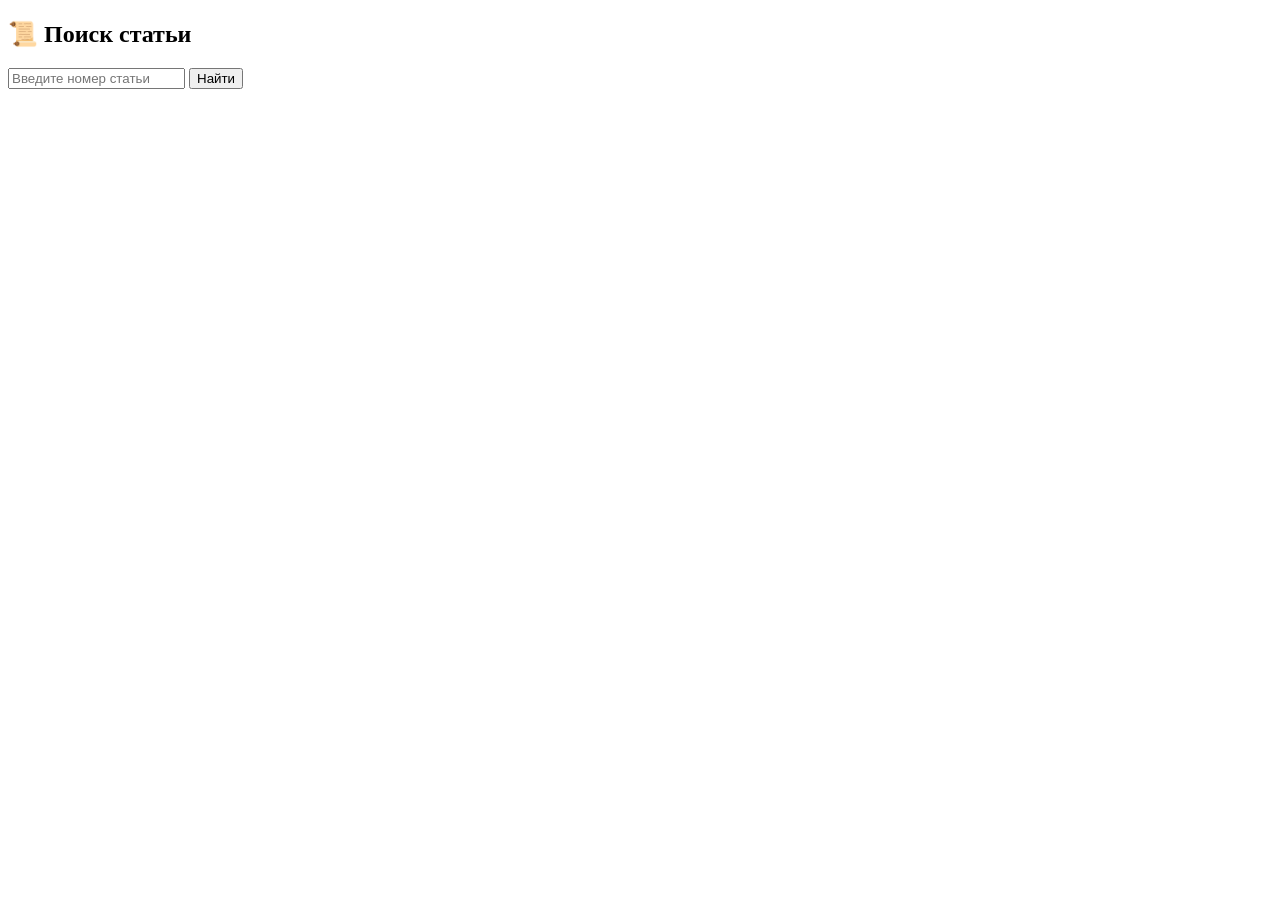
<file: site.html>
<!DOCTYPE html>
<html lang="ru">
<head>
    <meta charset="UTF-8">
    <title>Конституция РК</title>
    <script src="https://telegram.org/js/telegram-web-app.js"></script>
</head>
<body>

<h2>📜 Поиск статьи</h2>

<input type="number" id="article" placeholder="Введите номер статьи">
<button onclick="findArticle()">Найти</button>

<p id="result"></p>

<script>
    function findArticle() {
        let num = document.getElementById("article").value;
        let result = document.getElementById("result");

        if (num == 1) {
            result.innerText = "Статья 1: Республика Казахстан утверждает себя демократическим государством...";
        } else {
            result.innerText = "Статья не найдена";
        }
    }

    let tg = window.Telegram.WebApp;
    tg.expand();
</script>

</body>
</html>
</file>
<file: main.css>
/* ОБЩИЕ СТИЛИ */
body {
  margin: 0;
  padding: 0;
  font-family: -apple-system, BlinkMacSystemFont, "Segoe UI", Roboto, Arial, sans-serif;
  background: #0f172a;
  color: white;
  line-height: 1.6;
}

/* ЗАГОЛОВОК */
h1 {
  text-align: center;
  padding: 20px 15px;
  font-size: 20px;
  background: #1e293b;
  margin: 0 0 10px 0;
  box-shadow: 0 2px 10px rgba(0,0,0,0.3);
}

/* МЕНЮ - ГЛАВНАЯ АДАПТАЦИЯ */
.menu {
  display: grid;
  /* На мобильных по умолчанию 1 колонка */
  grid-template-columns: 1fr; 
  gap: 10px;
  padding: 15px;
}

/* КНОПКИ */
.menu button {
  width: 100%;
  padding: 16px 12px; /* Увеличил зону нажатия для пальца */
  border: none;
  border-radius: 12px;
  background: #1e293b;
  color: white;
  cursor: pointer;
  transition: background 0.2s, transform 0.1s;
  font-size: 15px;
  font-weight: 600;
  display: flex;
  align-items: center;
  justify-content: center;
  text-align: center;
  box-shadow: 0 2px 4px rgba(0,0,0,0.1);
}

.menu button:active {
  transform: scale(0.98); /* Эффект нажатия на тачскрине */
  background: #3b82f6;
}

/* КОНТЕНТ (СТАТЬИ) */
#content {
  padding: 5px 15px 80px 15px; /* Отступ снизу, чтобы не перекрывала кнопка "Вверх" */
}

.article {
  background: #1e293b;
  margin-bottom: 15px;
  padding: 20px;
  border-radius: 14px;
  border-left: 4px solid #3b82f6;
  animation: fadeIn 0.3s ease-in; /* Плавное появление */
}

.article h2 {
  color: #3b82f6;
  margin-top: 0;
  font-size: 18px;
  border-bottom: 1px solid #334155;
  padding-bottom: 8px;
  margin-bottom: 12px;
}

/* КНОПКА ВВЕРХ */
#toTop {
  position: fixed;
  bottom: 20px;
  right: 20px;
  background: #3b82f6;
  border: none;
  color: white;
  width: 50px;
  height: 50px;
  border-radius: 25px;
  font-size: 20px;
  box-shadow: 0 4px 12px rgba(0,0,0,0.4);
  z-index: 1000;
  display: none; /* Скрыта по умолчанию */
}

/* 📱 ТЕ САМЫЕ МЕДИА-ЗАПРОСЫ */

/* Для планшетов (2 кнопки в ряд) */
@media (min-width: 480px) {
  .menu {
    grid-template-columns: repeat(2, 1fr);
  }
  h1 { font-size: 24px; }
}

/* Для компьютеров (3 кнопки в ряд) */
@media (min-width: 900px) {
  .menu {
    grid-template-columns: repeat(3, 1fr);
    max-width: 1000px;
    margin: 0 auto;
  }
  #content {
    max-width: 800px;
    margin: 0 auto;
  }
}

/* Анимация появления */
@keyframes fadeIn {
  from { opacity: 0; transform: translateY(10px); }
  to { opacity: 1; transform: translateY(0); }
}
</file>
